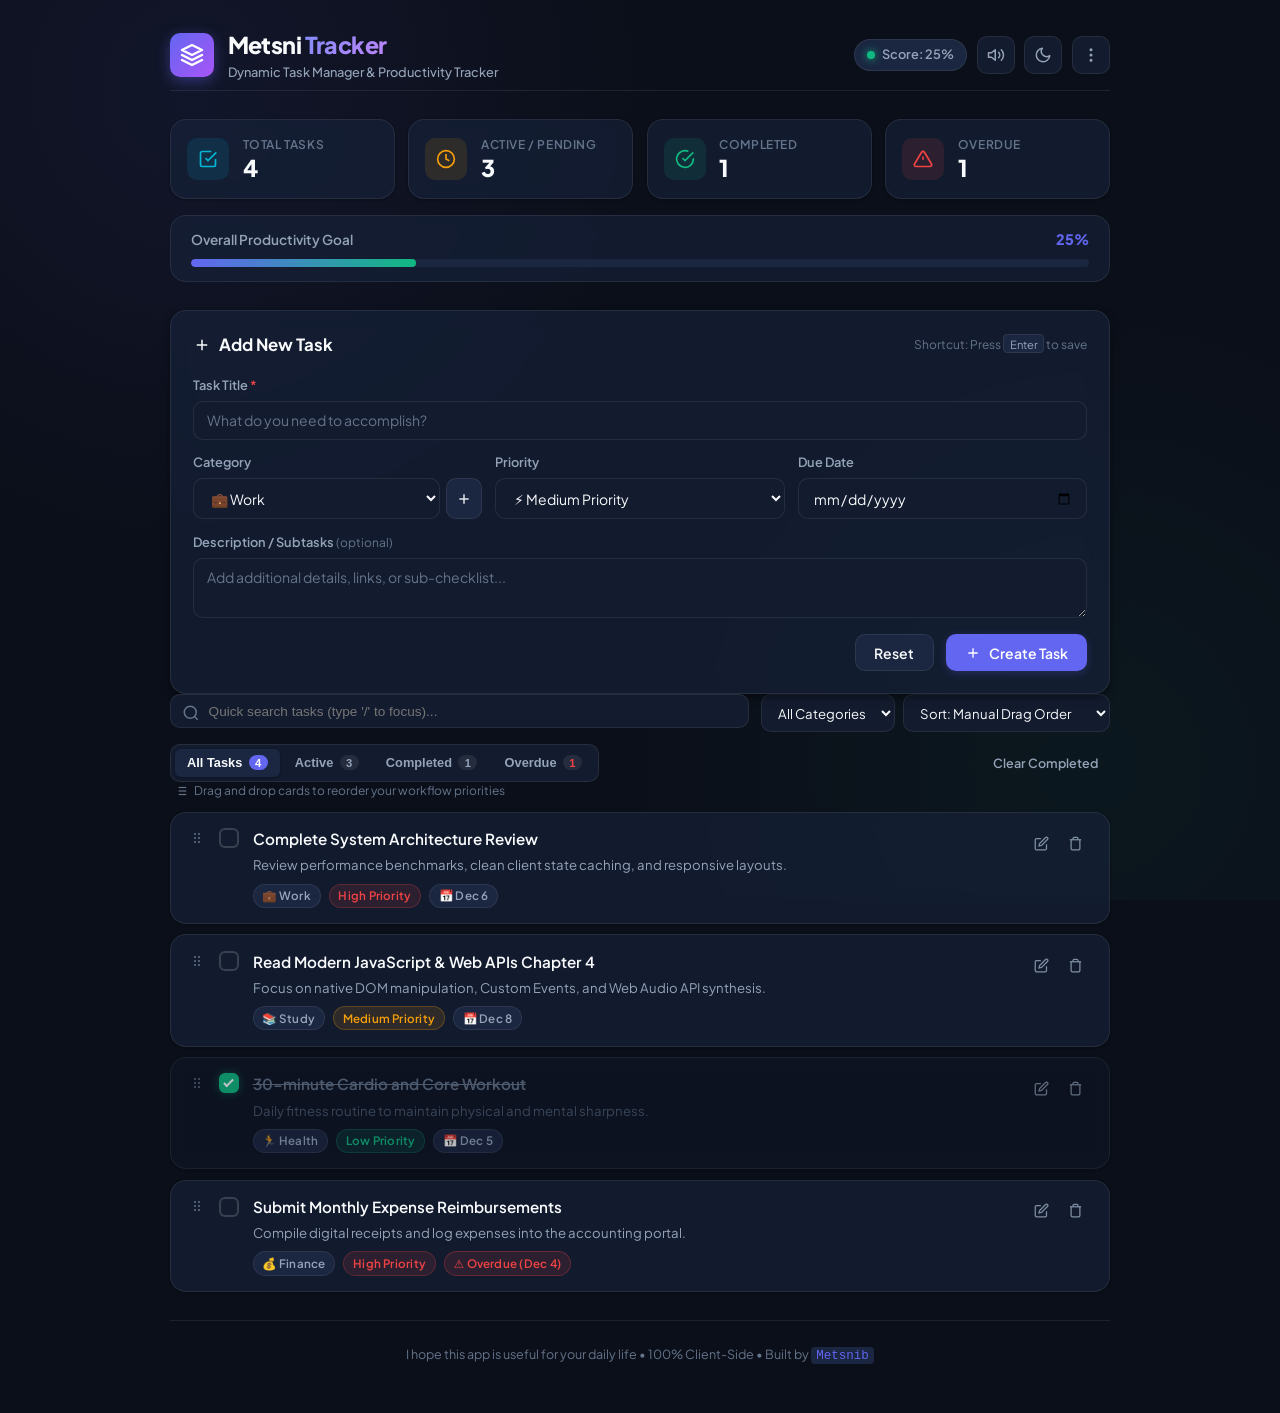
<file: task-manager/index.html>
<!DOCTYPE html>
<html lang="en" data-theme="dark">
<head>
  <meta charset="UTF-8">
  <meta name="viewport" content="width=device-width, initial-scale=1.0">
  <meta name="description" content="Dynamic Task Manager & Productivity Tracker - Zero server dependencies, instant localStorage persistence, full CRUD support.">
  <title>Metsni | Task Manager & Productivity Tracker</title>
  <link rel="stylesheet" href="css/style.css">
  <link rel="preconnect" href="https://fonts.googleapis.com">
  <link rel="preconnect" href="https://fonts.gstatic.com" crossorigin>
  <link href="https://fonts.googleapis.com/css2?family=Plus+Jakarta+Sans:wght@400;500;600;700;800&display=swap" rel="stylesheet">
</head>
<body>
  <!-- Canvas for celebration confetti -->
  <canvas id="confetti-canvas"></canvas>

  <div class="app-layout">
    <!-- Top Navigation Bar -->
    <header class="app-header">
      <div class="header-brand">
        <div class="brand-logo">
          <svg viewBox="0 0 24 24" width="24" height="24" fill="none" stroke="currentColor" stroke-width="2.5" stroke-linecap="round" stroke-linejoin="round">
            <path d="M12 2L2 7l10 5 10-5-10-5zM2 17l10 5 10-5M2 12l10 5 10-5"/>
          </svg>
        </div>
        <div>
          <h1 class="brand-title">Metsni <span>Tracker</span></h1>
          <p class="brand-subtitle">Dynamic Task Manager & Productivity Tracker</p>
        </div>
      </div>

      <div class="header-actions">
        <!-- Quick Stats Badge -->
        <div class="productivity-badge" id="productivity-badge">
          <span class="badge-dot"></span>
          <span class="badge-text" id="badge-score">Score: 0%</span>
        </div>

        <!-- Audio toggle -->
        <button id="sound-toggle-btn" class="icon-btn" title="Toggle Sound Feedback" aria-label="Toggle sound">
          <svg id="sound-on-icon" viewBox="0 0 24 24" width="18" height="18" fill="none" stroke="currentColor" stroke-width="2" stroke-linecap="round" stroke-linejoin="round">
            <polygon points="11 5 6 9 2 9 2 15 6 15 11 19 11 5"></polygon>
            <path d="M15.54 8.46a5 5 0 0 1 0 7.07"></path>
            <path d="M19.07 4.93a10 10 0 0 1 0 14.14"></path>
          </svg>
          <svg id="sound-off-icon" class="hidden" viewBox="0 0 24 24" width="18" height="18" fill="none" stroke="currentColor" stroke-width="2" stroke-linecap="round" stroke-linejoin="round">
            <polygon points="11 5 6 9 2 9 2 15 6 15 11 19 11 5"></polygon>
            <line x1="23" y1="9" x2="17" y2="15"></line>
            <line x1="17" y1="9" x2="23" y2="15"></line>
          </svg>
        </button>

        <!-- Theme toggle -->
        <button id="theme-toggle-btn" class="icon-btn" title="Toggle Theme" aria-label="Toggle theme">
          <svg id="theme-moon-icon" viewBox="0 0 24 24" width="18" height="18" fill="none" stroke="currentColor" stroke-width="2" stroke-linecap="round" stroke-linejoin="round">
            <path d="M21 12.79A9 9 0 1 1 11.21 3 7 7 0 0 0 21 12.79z"></path>
          </svg>
          <svg id="theme-sun-icon" class="hidden" viewBox="0 0 24 24" width="18" height="18" fill="none" stroke="currentColor" stroke-width="2" stroke-linecap="round" stroke-linejoin="round">
            <circle cx="12" cy="12" r="5"></circle>
            <line x1="12" y1="1" x2="12" y2="3"></line>
            <line x1="12" y1="21" x2="12" y2="23"></line>
            <line x1="4.22" y1="4.22" x2="5.64" y2="5.64"></line>
            <line x1="18.36" y1="18.36" x2="19.78" y2="19.78"></line>
            <line x1="1" y1="12" x2="3" y2="12"></line>
            <line x1="21" y1="12" x2="23" y2="12"></line>
            <line x1="4.22" y1="19.78" x2="5.64" y2="18.36"></line>
            <line x1="18.36" y1="5.64" x2="19.78" y2="4.22"></line>
          </svg>
        </button>

        <!-- Backup & Restore menu -->
        <div class="dropdown">
          <button id="data-menu-btn" class="icon-btn" title="Backup & Options" aria-label="Data options">
            <svg viewBox="0 0 24 24" width="18" height="18" fill="none" stroke="currentColor" stroke-width="2" stroke-linecap="round" stroke-linejoin="round">
              <circle cx="12" cy="12" r="1"></circle>
              <circle cx="12" cy="5" r="1"></circle>
              <circle cx="12" cy="19" r="1"></circle>
            </svg>
          </button>
          <div class="dropdown-menu" id="data-dropdown-menu">
            <button id="export-data-btn" class="dropdown-item">
              <svg viewBox="0 0 24 24" width="16" height="16" fill="none" stroke="currentColor" stroke-width="2"><path d="M21 15v4a2 2 0 0 1-2 2H5a2 2 0 0 1-2-2v-4"/><polyline points="7 10 12 15 17 10"/><line x1="12" y1="15" x2="12" y2="3"/></svg>
              Export JSON Backup
            </button>
            <label class="dropdown-item file-label">
              <svg viewBox="0 0 24 24" width="16" height="16" fill="none" stroke="currentColor" stroke-width="2"><path d="M21 15v4a2 2 0 0 1-2 2H5a2 2 0 0 1-2-2v-4"/><polyline points="17 8 12 3 7 8"/><line x1="12" y1="3" x2="12" y2="15"/></svg>
              Import JSON Backup
              <input type="file" id="import-data-input" accept=".json" style="display: none;">
            </label>
            <div class="dropdown-divider"></div>
            <button id="load-sample-btn" class="dropdown-item">
              <svg viewBox="0 0 24 24" width="16" height="16" fill="none" stroke="currentColor" stroke-width="2"><path d="M4 19.5A2.5 2.5 0 0 1 6.5 17H20"/><path d="M6.5 2H20v20H6.5A2.5 2.5 0 0 1 4 19.5v-15A2.5 2.5 0 0 1 6.5 2z"/></svg>
              Load Demo Template
            </button>
            <button id="clear-all-btn" class="dropdown-item danger">
              <svg viewBox="0 0 24 24" width="16" height="16" fill="none" stroke="currentColor" stroke-width="2"><polyline points="3 6 5 6 21 6"/><path d="M19 6v14a2 2 0 0 1-2 2H7a2 2 0 0 1-2-2V6m3 0V4a2 2 0 0 1 2-2h4a2 2 0 0 1 2 2v2"/></svg>
              Clear All Tasks
            </button>
          </div>
        </div>
      </div>
    </header>

    <!-- Productivity Dashboard Bar -->
    <section class="dashboard-section" aria-label="Productivity Analytics">
      <div class="metrics-grid">
        <div class="metric-card">
          <div class="metric-icon total">
            <svg viewBox="0 0 24 24" width="20" height="20" fill="none" stroke="currentColor" stroke-width="2"><path d="M9 11l3 3L22 4"/><path d="M21 12v7a2 2 0 0 1-2 2H5a2 2 0 0 1-2-2V5a2 2 0 0 1 2-2h11"/></svg>
          </div>
          <div class="metric-details">
            <span class="metric-label">Total Tasks</span>
            <span class="metric-value" id="stat-total">0</span>
          </div>
        </div>

        <div class="metric-card">
          <div class="metric-icon pending">
            <svg viewBox="0 0 24 24" width="20" height="20" fill="none" stroke="currentColor" stroke-width="2"><circle cx="12" cy="12" r="10"/><polyline points="12 6 12 12 16 14"/></svg>
          </div>
          <div class="metric-details">
            <span class="metric-label">Active / Pending</span>
            <span class="metric-value" id="stat-active">0</span>
          </div>
        </div>

        <div class="metric-card">
          <div class="metric-icon completed">
            <svg viewBox="0 0 24 24" width="20" height="20" fill="none" stroke="currentColor" stroke-width="2"><path d="M22 11.08V12a10 10 0 1 1-5.93-9.14"/><polyline points="22 4 12 14.01 9 11.01"/></svg>
          </div>
          <div class="metric-details">
            <span class="metric-label">Completed</span>
            <span class="metric-value" id="stat-completed">0</span>
          </div>
        </div>

        <div class="metric-card">
          <div class="metric-icon overdue">
            <svg viewBox="0 0 24 24" width="20" height="20" fill="none" stroke="currentColor" stroke-width="2"><path d="M10.29 3.86L1.82 18a2 2 0 0 0 1.71 3h16.94a2 2 0 0 0 1.71-3L13.71 3.86a2 2 0 0 0-3.42 0z"/><line x1="12" y1="9" x2="12" y2="13"/><line x1="12" y1="17" x2="12.01" y2="17"/></svg>
          </div>
          <div class="metric-details">
            <span class="metric-label">Overdue</span>
            <span class="metric-value" id="stat-overdue">0</span>
          </div>
        </div>
      </div>

      <!-- Completion Progress Bar -->
      <div class="progress-container">
        <div class="progress-info">
          <span class="progress-title">Overall Productivity Goal</span>
          <span class="progress-percent" id="progress-percent-label">0%</span>
        </div>
        <div class="progress-track" role="progressbar" aria-valuemin="0" aria-valuemax="100" aria-valuenow="0" id="progress-bar-aria">
          <div class="progress-fill" id="progress-fill" style="width: 0%;"></div>
        </div>
      </div>
    </section>

    <!-- Main Workspace Area -->
    <main class="main-content">
      <!-- Create Task Card (C in CRUD) -->
      <section class="task-form-card" aria-label="Create New Task">
        <div class="card-header-row">
          <h2 class="section-title">
            <svg viewBox="0 0 24 24" width="18" height="18" fill="none" stroke="currentColor" stroke-width="2"><line x1="12" y1="5" x2="12" y2="19"/><line x1="5" y1="12" x2="19" y2="12"/></svg>
            Add New Task
          </h2>
          <span class="form-tip">Shortcut: Press <kbd class="kbd-key">Enter</kbd> to save</span>
        </div>

        <form id="task-form" autocomplete="off">
          <div class="form-grid">
            <!-- Title -->
            <div class="form-group span-full">
              <label for="task-title-input" class="form-label">Task Title <span class="required">*</span></label>
              <input 
                type="text" 
                id="task-title-input" 
                class="form-control" 
                placeholder="What do you need to accomplish?" 
                maxlength="120"
                required
              >
            </div>

            <!-- Category -->
            <div class="form-group">
              <label for="task-category-select" class="form-label">Category</label>
              <div class="select-with-add">
                <select id="task-category-select" class="form-control">
                  <option value="Work">💼 Work</option>
                  <option value="Personal">🏡 Personal</option>
                  <option value="Study">📚 Study</option>
                  <option value="Health">🏃 Health</option>
                  <option value="Finance">💰 Finance</option>
                </select>
                <button type="button" id="add-category-btn" class="btn btn-secondary btn-icon-only" title="Create Custom Category">
                  <svg viewBox="0 0 24 24" width="16" height="16" fill="none" stroke="currentColor" stroke-width="2"><line x1="12" y1="5" x2="12" y2="19"/><line x1="5" y1="12" x2="19" y2="12"/></svg>
                </button>
              </div>
            </div>

            <!-- Priority -->
            <div class="form-group">
              <label for="task-priority-select" class="form-label">Priority</label>
              <select id="task-priority-select" class="form-control">
                <option value="Medium">⚡ Medium Priority</option>
                <option value="High">🔥 High Priority</option>
                <option value="Low">🌱 Low Priority</option>
              </select>
            </div>

            <!-- Due Date -->
            <div class="form-group">
              <label for="task-due-date-input" class="form-label">Due Date</label>
              <input type="date" id="task-due-date-input" class="form-control">
            </div>

            <!-- Description / Notes -->
            <div class="form-group span-full">
              <label for="task-desc-input" class="form-label">Description / Subtasks <span class="optional">(optional)</span></label>
              <textarea 
                id="task-desc-input" 
                class="form-control textarea" 
                rows="2" 
                placeholder="Add additional details, links, or sub-checklist..."
                maxlength="500"
              ></textarea>
            </div>
          </div>

          <div class="form-footer">
            <button type="reset" class="btn btn-secondary" id="form-reset-btn">Reset</button>
            <button type="submit" class="btn btn-primary" id="form-submit-btn">
              <svg viewBox="0 0 24 24" width="16" height="16" fill="none" stroke="currentColor" stroke-width="2"><path d="M12 5v14M5 12h14"/></svg>
              Create Task
            </button>
          </div>
        </form>
      </section>

      <!-- Task Management Toolbar (Filtering, Search, Sorting) -->
      <section class="task-controls-section" aria-label="Task Filters and Search">
        <div class="search-sort-bar">
          <!-- Search input -->
          <div class="search-input-wrapper">
            <svg class="search-icon" viewBox="0 0 24 24" width="18" height="18" fill="none" stroke="currentColor" stroke-width="2">
              <circle cx="11" cy="11" r="8"></circle>
              <line x1="21" y1="21" x2="16.65" y2="16.65"></line>
            </svg>
            <input 
              type="text" 
              id="search-input" 
              class="search-input" 
              placeholder="Quick search tasks (type '/' to focus)..." 
              aria-label="Search tasks"
            >
            <button id="clear-search-btn" class="clear-search-btn hidden" title="Clear Search">
              <svg viewBox="0 0 24 24" width="14" height="14" fill="none" stroke="currentColor" stroke-width="2"><line x1="18" y1="6" x2="6" y2="18"></line><line x1="6" y1="6" x2="18" y2="18"></line></svg>
            </button>
          </div>

          <div class="secondary-filters">
            <!-- Filter by category -->
            <div class="filter-group">
              <label for="filter-category-select" class="visually-hidden">Filter Category</label>
              <select id="filter-category-select" class="form-control select-compact">
                <option value="ALL">All Categories</option>
              </select>
            </div>

            <!-- Sort By -->
            <div class="filter-group">
              <label for="sort-select" class="visually-hidden">Sort Tasks</label>
              <select id="sort-select" class="form-control select-compact">
                <option value="custom">Sort: Manual Drag Order</option>
                <option value="due-asc">Sort: Due Date (Earliest)</option>
                <option value="due-desc">Sort: Due Date (Latest)</option>
                <option value="priority-desc">Sort: Priority (High to Low)</option>
                <option value="title-asc">Sort: Name (A-Z)</option>
                <option value="created-desc">Sort: Recently Added</option>
              </select>
            </div>
          </div>
        </div>

        <!-- Status Filter Tabs -->
        <div class="status-tabs-container">
          <div class="tabs-list" role="tablist">
            <button class="tab-btn active" data-filter="all" role="tab" aria-selected="true">
              All Tasks <span class="tab-count" id="count-all">0</span>
            </button>
            <button class="tab-btn" data-filter="active" role="tab" aria-selected="false">
              Active <span class="tab-count" id="count-active">0</span>
            </button>
            <button class="tab-btn" data-filter="completed" role="tab" aria-selected="false">
              Completed <span class="tab-count" id="count-completed">0</span>
            </button>
            <button class="tab-btn" data-filter="overdue" role="tab" aria-selected="false">
              Overdue <span class="tab-count count-danger" id="count-overdue">0</span>
            </button>
          </div>

          <!-- Batch Action -->
          <div class="batch-actions">
            <button id="clear-completed-btn" class="btn btn-ghost btn-sm" title="Remove all completed tasks">
              Clear Completed
            </button>
          </div>
        </div>
      </section>

      <!-- Task List Container (R in CRUD) -->
      <section class="task-list-section" aria-label="Task List">
        <!-- Reorder instruction banner -->
        <div class="reorder-hint" id="reorder-hint">
          <svg viewBox="0 0 24 24" width="14" height="14" fill="none" stroke="currentColor" stroke-width="2"><line x1="8" y1="6" x2="21" y2="6"/><line x1="8" y1="12" x2="21" y2="12"/><line x1="8" y1="18" x2="21" y2="18"/><line x1="3" y1="6" x2="3.01" y2="6"/><line x1="3" y1="12" x2="3.01" y2="12"/><line x1="3" y1="18" x2="3.01" y2="18"/></svg>
          <span>Drag and drop cards to reorder your workflow priorities</span>
        </div>

        <ul class="task-list" id="task-list">
          <!-- Dynamically populated via JS -->
        </ul>

        <!-- Empty State UI -->
        <div class="empty-state hidden" id="empty-state">
          <div class="empty-icon-wrapper">
            <svg viewBox="0 0 24 24" width="48" height="48" fill="none" stroke="currentColor" stroke-width="1.5">
              <circle cx="12" cy="12" r="10"></circle>
              <path d="M8 12l2.5 2.5L16 9"></path>
            </svg>
          </div>
          <h3 class="empty-title" id="empty-title">Zero Tasks Found</h3>
          <p class="empty-desc" id="empty-desc">Your queue is clear! Create a task above or adjust your search filters.</p>
        </div>
      </section>
    </main>

    <!-- Footer -->
    <footer class="app-footer">
      <p>I hope this app is useful for your daily life • 100% Client-Side • Built by <code>Metsnib</code></p>
    </footer>
  </div>

  <!-- Edit Task Modal (U in CRUD) -->
  <div class="modal-overlay hidden" id="edit-modal-overlay" role="dialog" aria-modal="true" aria-labelledby="modal-title">
    <div class="modal-card">
      <div class="modal-header">
        <h3 id="modal-title" class="modal-title">Edit Task</h3>
        <button id="close-modal-btn" class="icon-btn" aria-label="Close modal">
          <svg viewBox="0 0 24 24" width="18" height="18" fill="none" stroke="currentColor" stroke-width="2"><line x1="18" y1="6" x2="6" y2="18"></line><line x1="6" y1="6" x2="18" y2="18"></line></svg>
        </button>
      </div>

      <form id="edit-task-form">
        <input type="hidden" id="edit-task-id">

        <div class="modal-body">
          <div class="form-group">
            <label for="edit-title-input" class="form-label">Task Title <span class="required">*</span></label>
            <input type="text" id="edit-title-input" class="form-control" required maxlength="120">
          </div>

          <div class="modal-grid-2">
            <div class="form-group">
              <label for="edit-category-select" class="form-label">Category</label>
              <select id="edit-category-select" class="form-control"></select>
            </div>

            <div class="form-group">
              <label for="edit-priority-select" class="form-label">Priority</label>
              <select id="edit-priority-select" class="form-control">
                <option value="Low">🌱 Low</option>
                <option value="Medium">⚡ Medium</option>
                <option value="High">🔥 High</option>
              </select>
            </div>
          </div>

          <div class="form-group">
            <label for="edit-due-date-input" class="form-label">Due Date</label>
            <input type="date" id="edit-due-date-input" class="form-control">
          </div>

          <div class="form-group">
            <label for="edit-desc-input" class="form-label">Description / Notes</label>
            <textarea id="edit-desc-input" class="form-control textarea" rows="3" maxlength="500"></textarea>
          </div>

          <div class="form-group">
            <label class="checkbox-container">
              <input type="checkbox" id="edit-completed-input">
              <span class="custom-checkbox"></span>
              <span class="checkbox-label">Mark as completed</span>
            </label>
          </div>
        </div>

        <div class="modal-footer">
          <button type="button" class="btn btn-secondary" id="cancel-edit-btn">Cancel</button>
          <button type="submit" class="btn btn-primary">Save Changes</button>
        </div>
      </form>
    </div>
  </div>

  <!-- Custom Category Modal -->
  <div class="modal-overlay hidden" id="category-modal-overlay" role="dialog" aria-modal="true" aria-labelledby="cat-modal-title">
    <div class="modal-card modal-sm">
      <div class="modal-header">
        <h3 id="cat-modal-title" class="modal-title">New Custom Category</h3>
        <button id="close-cat-modal-btn" class="icon-btn" aria-label="Close modal">
          <svg viewBox="0 0 24 24" width="18" height="18" fill="none" stroke="currentColor" stroke-width="2"><line x1="18" y1="6" x2="6" y2="18"></line><line x1="6" y1="6" x2="18" y2="18"></line></svg>
        </button>
      </div>
      <form id="custom-category-form">
        <div class="modal-body">
          <div class="form-group">
            <label for="custom-cat-input" class="form-label">Category Name</label>
            <input type="text" id="custom-cat-input" class="form-control" placeholder="e.g. Fitness, Project X, Reading" maxlength="24" required>
          </div>
          <div class="form-group">
            <label for="custom-cat-emoji" class="form-label">Icon / Emoji</label>
            <input type="text" id="custom-cat-emoji" class="form-control" placeholder="e.g. 🎯, 🚀, 💻" maxlength="4" value="🏷️">
          </div>
        </div>
        <div class="modal-footer">
          <button type="button" class="btn btn-secondary" id="cancel-cat-btn">Cancel</button>
          <button type="submit" class="btn btn-primary">Add Category</button>
        </div>
      </form>
    </div>
  </div>

  <!-- Toast Notification Container (Undo support for D in CRUD) -->
  <div id="toast-container" class="toast-container" aria-live="polite"></div>

  <!-- Scripts -->
  <script src="js/app.js"></script>
</body>
</html>
</file>
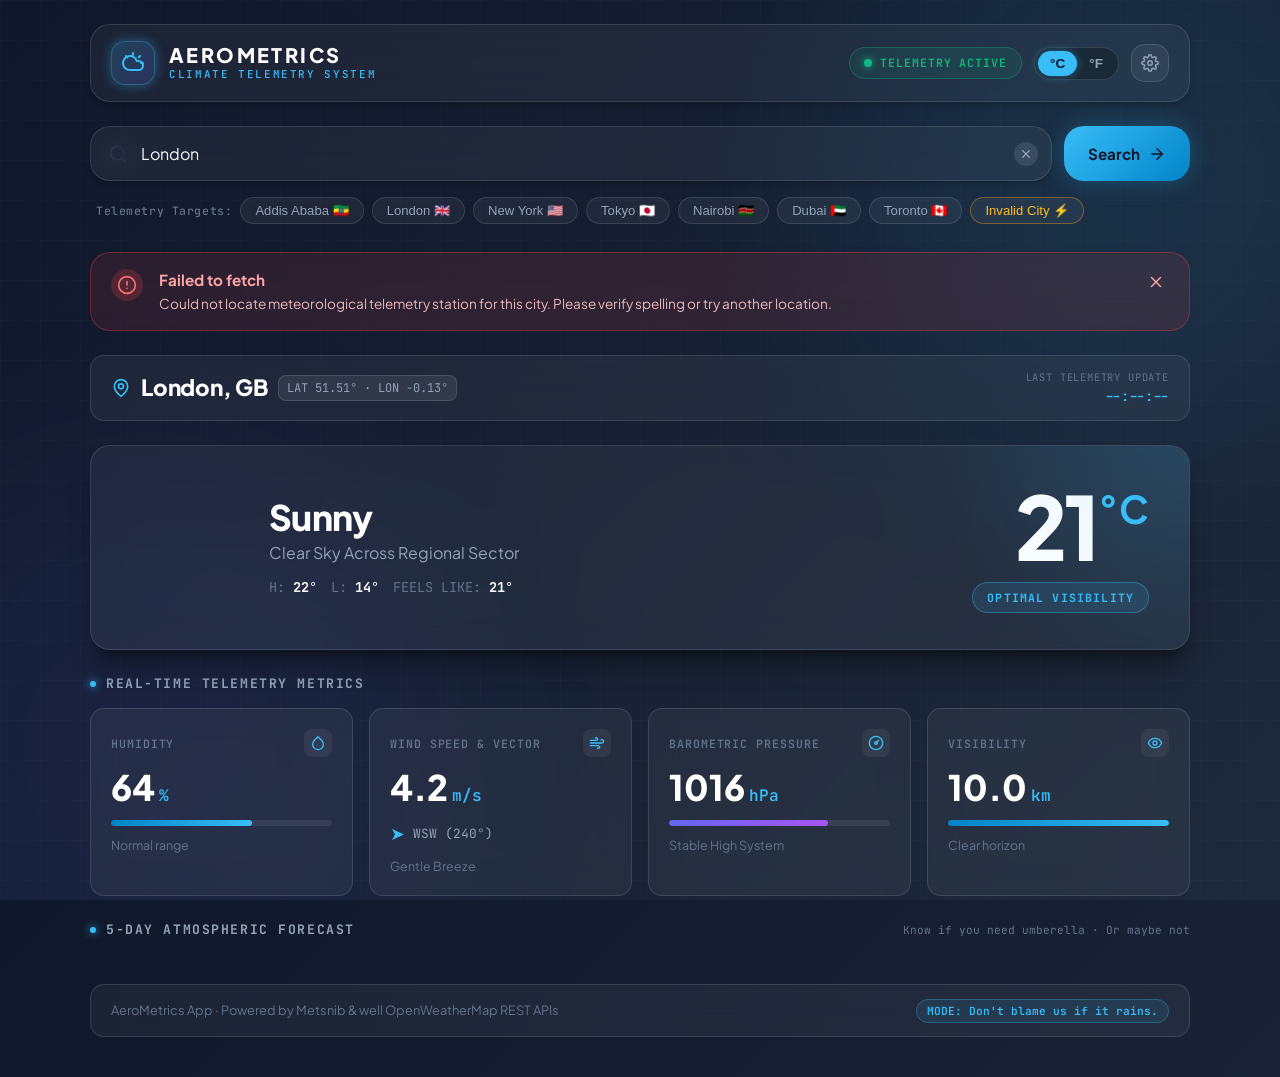
<file: weather-telemetry-app/index.html>
<!DOCTYPE html>
<html lang="en">
<head>
  <meta charset="UTF-8">
  <meta name="viewport" content="width=device-width, initial-scale=1.0">
  <title>AeroMetrics | Real-Time Climate Telemetry & Weather Forecast</title>
  <meta name="description" content="Real-time global weather forecast and atmospheric climate telemetry platform.">
  <link rel="preconnect" href="https://fonts.googleapis.com">
  <link rel="preconnect" href="https://fonts.gstatic.com" crossorigin>
  <link href="https://fonts.googleapis.com/css2?family=Plus+Jakarta+Sans:wght@300;400;500;600;700;800&family=JetBrains+Mono:wght@400;500;600&display=swap" rel="stylesheet">
  <link rel="stylesheet" href="style.css">
</head>
<body>
  <div class="app-background-fx" aria-hidden="true">
    <div class="ambient-glow glow-1"></div>
    <div class="ambient-glow glow-2"></div>
    <div class="grid-overlay"></div>
  </div>

  <div class="app-container">
    <!-- Header & Brand -->
    <header class="app-header">
      <div class="brand">
        <div class="brand-icon">
          <svg viewBox="0 0 24 24" fill="none" stroke="currentColor" stroke-width="2" stroke-linecap="round" stroke-linejoin="round">
            <path d="M17.5 19H9a7 7 0 1 1 6.71-9h1.79a4.5 4.5 0 1 1 0 9Z"></path>
            <path d="M12 2v2"></path>
            <path d="m4.93 4.93 1.41 1.41"></path>
            <path d="M20 12h2"></path>
            <path d="m19.07 4.93-1.41 1.41"></path>
          </svg>
        </div>
        <div class="brand-text">
          <div class="brand-title">AEROMETRICS</div>
          <div class="brand-subtitle">CLIMATE TELEMETRY SYSTEM</div>
        </div>
      </div>

      <div class="header-controls">
        <!-- Live Telemetry Status Pill -->
        <div class="telemetry-pill" id="telemetryPill">
          <span class="pulse-dot"></span>
          <span id="telemetryStatusText">TELEMETRY ACTIVE</span>
        </div>

        <!-- Temperature Unit Toggle -->
        <div class="unit-toggle" role="group" aria-label="Temperature Units">
          <button type="button" class="unit-btn active" id="unitCelsiusBtn" title="Metric (°C, m/s)">°C</button>
          <button type="button" class="unit-btn" id="unitFahrenheitBtn" title="Imperial (°F, mph)">°F</button>
        </div>

        <!-- API Key Config Button -->
        <button type="button" class="btn-icon" id="openSettingsBtn" title="API Key Settings" aria-label="API Settings">
          <svg viewBox="0 0 24 24" fill="none" stroke="currentColor" stroke-width="2" stroke-linecap="round" stroke-linejoin="round">
            <circle cx="12" cy="12" r="3"></circle>
            <path d="M19.4 15a1.65 1.65 0 0 0 .33 1.82l.06.06a2 2 0 0 1 0 2.83 2 2 0 0 1-2.83 0l-.06-.06a1.65 1.65 0 0 0-1.82-.33 1.65 1.65 0 0 0-1 1.51V21a2 2 0 0 1-2 2 2 2 0 0 1-2-2v-.09A1.65 1.65 0 0 0 9 19.4a1.65 1.65 0 0 0-1.82.33l-.06.06a2 2 0 0 1-2.83 0 2 2 0 0 1 0-2.83l.06-.06a1.65 1.65 0 0 0 .33-1.82 1.65 1.65 0 0 0-1.51-1H3a2 2 0 0 1-2-2 2 2 0 0 1 2-2h.09A1.65 1.65 0 0 0 4.6 9a1.65 1.65 0 0 0-.33-1.82l-.06-.06a2 2 0 0 1 0-2.83 2 2 0 0 1 2.83 0l.06.06a1.65 1.65 0 0 0 1.82.33H9a1.65 1.65 0 0 0 1-1.51V3a2 2 0 0 1 2-2 2 2 0 0 1 2 2v.09a1.65 1.65 0 0 0 1 1.51 1.65 1.65 0 0 0 1.82-.33l.06-.06a2 2 0 0 1 2.83 0 2 2 0 0 1 0 2.83l-.06.06a1.65 1.65 0 0 0-.33 1.82V9a1.65 1.65 0 0 0 1.51 1H21a2 2 0 0 1 2 2 2 2 0 0 1-2 2h-.09a1.65 1.65 0 0 0-1.51 1z"></path>
          </svg>
        </button>
      </div>
    </header>

    <!-- Search Section -->
    <section class="search-section" aria-label="City Search">
      <form id="searchForm" class="search-form" autocomplete="off">
        <div class="search-input-wrapper">
          <svg class="search-icon" viewBox="0 0 24 24" fill="none" stroke="currentColor" stroke-width="2" stroke-linecap="round" stroke-linejoin="round">
            <circle cx="11" cy="11" r="8"></circle>
            <path d="m21 21-4.3-4.3"></path>
          </svg>
          <input 
            type="text" 
            id="cityInput" 
            class="city-input" 
            placeholder="Search any global city (e.g. Addis Ababa, London, Tokyo, New York, Dubai)..." 
            aria-label="City name"
            required
          >
          <button type="button" id="clearSearchBtn" class="clear-btn" aria-label="Clear search input" style="display: none;">
            <svg viewBox="0 0 24 24" fill="none" stroke="currentColor" stroke-width="2" stroke-linecap="round" stroke-linejoin="round">
              <path d="M18 6 6 18"></path>
              <path d="m6 6 12 12"></path>
            </svg>
          </button>

          <!-- Autocomplete Suggestions Dropdown -->
          <div id="searchSuggestions" class="search-suggestions" style="display: none;"></div>
        </div>
        <button type="submit" id="searchBtn" class="submit-search-btn">
          <span>Search</span>
          <svg viewBox="0 0 24 24" fill="none" stroke="currentColor" stroke-width="2" stroke-linecap="round" stroke-linejoin="round">
            <path d="M5 12h14"></path>
            <path d="m12 5 7 7-7 7"></path>
          </svg>
        </button>
      </form>

      <!-- Quick Select Chips for easy testing -->
      <div class="quick-cities" aria-label="Popular Cities">
        <span class="quick-label">Telemetry Targets:</span>
        <button type="button" class="city-chip" data-city="Addis Ababa">Addis Ababa 🇪🇹</button>
        <button type="button" class="city-chip" data-city="London">London 🇬🇧</button>
        <button type="button" class="city-chip" data-city="New York">New York 🇺🇸</button>
        <button type="button" class="city-chip" data-city="Tokyo">Tokyo 🇯🇵</button>
        <button type="button" class="city-chip" data-city="Nairobi">Nairobi 🇰🇪</button>
        <button type="button" class="city-chip" data-city="Dubai">Dubai 🇦🇪</button>
        <button type="button" class="city-chip" data-city="Toronto">Toronto 🇨🇦</button>
        <button type="button" class="city-chip chip-test" data-city="Atlantis City 99" title="Test error handling for non-existent city">Invalid City ⚡</button>
      </div>

      <!-- Disambiguation Panel for Cities with Identical Names -->
      <div id="disambiguationPanel" class="disambiguation-panel" style="display: none;" role="region" aria-label="Location Selection">
        <div class="disambiguation-header">
          <div class="disambiguation-title-wrap">
            <svg viewBox="0 0 24 24" fill="none" stroke="currentColor" stroke-width="2" stroke-linecap="round" stroke-linejoin="round">
              <circle cx="12" cy="12" r="10"></circle>
              <line x1="12" y1="16" x2="12" y2="12"></line>
              <line x1="12" y1="8" x2="12.01" y2="8"></line>
            </svg>
            <span id="disambiguationHeading">Multiple locations found. Please select your target city:</span>
          </div>
          <button type="button" id="closeDisambiguationBtn" class="close-disambiguation-btn" aria-label="Close location selector">✕</button>
        </div>
        <div id="disambiguationList" class="disambiguation-list">
          <!-- Dynamically populated location cards -->
        </div>
      </div>
    </section>

    <!-- Error Banner (Requirements: Friendly error message for fake city) -->
    <div id="errorBanner" class="error-banner" role="alert" style="display: none;">
      <div class="error-icon">
        <svg viewBox="0 0 24 24" fill="none" stroke="currentColor" stroke-width="2" stroke-linecap="round" stroke-linejoin="round">
          <circle cx="12" cy="12" r="10"></circle>
          <line x1="12" y1="8" x2="12" y2="12"></line>
          <line x1="12" y1="16" x2="12.01" y2="16"></line>
        </svg>
      </div>
      <div class="error-content">
        <h3 id="errorHeading">City not found. Please try again.</h3>
        <p id="errorMessage">Could not locate meteorological telemetry station for this city. Please verify spelling or try another location.</p>
      </div>
      <button type="button" id="dismissErrorBtn" class="dismiss-error-btn" aria-label="Dismiss error">
        <svg viewBox="0 0 24 24" fill="none" stroke="currentColor" stroke-width="2" stroke-linecap="round" stroke-linejoin="round">
          <line x1="18" y1="6" x2="6" y2="18"></line>
          <line x1="6" y1="6" x2="18" y2="18"></line>
        </svg>
      </button>
    </div>

    <!-- Loading State (Requirements: Spinner or Loading... text) -->
    <div id="loadingState" class="loading-state" role="status" style="display: none;">
      <div class="radar-spinner">
        <div class="radar-sweep"></div>
        <div class="radar-dot dot-1"></div>
        <div class="radar-dot dot-2"></div>
        <div class="radar-ring ring-1"></div>
        <div class="radar-ring ring-2"></div>
      </div>
      <p class="loading-text" id="loadingText">Acquiring atmospheric telemetry data...</p>
      <span class="loading-sub">Connecting to satellite sensors & meteorological nodes</span>
    </div>

    <!-- Main Weather Dashboard Content -->
    <main id="weatherDashboard" class="weather-dashboard">
      <!-- Location & Telemetry Timestamp Bar -->
      <div class="telemetry-bar">
        <div class="location-group">
          <svg class="loc-pin" viewBox="0 0 24 24" fill="none" stroke="currentColor" stroke-width="2" stroke-linecap="round" stroke-linejoin="round">
            <path d="M20 10c0 6-8 12-8 12s-8-6-8-12a8 8 0 0 1 16 0Z"></path>
            <circle cx="12" cy="10" r="3"></circle>
          </svg>
          <h1 id="cityName" class="city-name">London, GB</h1>
          <span id="coordinatesBadge" class="coordinates-badge">LAT 51.51° · LON -0.13°</span>
        </div>
        <div class="timestamp-group">
          <span class="meta-label">LAST TELEMETRY UPDATE</span>
          <span id="localTime" class="meta-value">--:--:--</span>
        </div>
      </div>

      <!-- Hero Section: Dynamic Icon + Current Temperature & Weather Condition -->
      <section class="main-weather-section" aria-label="Current Weather Conditions">
        <div class="hero-left">
          <div class="hero-icon-container" id="weatherIconContainer">
            <!-- Dynamic Weather Icon will be injected here -->
          </div>
          <div class="hero-condition-details">
            <div id="weatherCondition" class="weather-condition">Sunny</div>
            <div id="weatherDescription" class="weather-description">Clear sky across regional sector</div>
            <div class="temp-range">
              <span>H: <strong id="tempMax">22°</strong></span>
              <span>L: <strong id="tempMin">14°</strong></span>
              <span>FEELS LIKE: <strong id="feelsLike">21°</strong></span>
            </div>
          </div>
        </div>

        <div class="hero-right">
          <div class="current-temp-wrapper">
            <div id="currentTemp" class="current-temp">21</div>
            <div class="temp-unit-symbol" id="tempUnitDisplay">°C</div>
          </div>
          <div class="weather-badge" id="conditionBadge">OPTIMAL VISIBILITY</div>
        </div>
      </section>

      <!-- Key Climate Telemetry Metrics Grid -->
      <section class="metrics-section" aria-label="Atmospheric Metrics">
        <h2 class="section-heading">
          <span class="heading-pip"></span>
          REAL-TIME TELEMETRY METRICS
        </h2>
        
        <div class="metrics-grid">
          <!-- Metric 1: Humidity -->
          <div class="metric-card">
            <div class="metric-header">
              <span class="metric-title">HUMIDITY</span>
              <div class="metric-icon">
                <svg viewBox="0 0 24 24" fill="none" stroke="currentColor" stroke-width="2" stroke-linecap="round" stroke-linejoin="round">
                  <path d="M12 2.69l5.66 5.66a8 8 0 1 1-11.31 0z"></path>
                </svg>
              </div>
            </div>
            <div class="metric-value-row">
              <span class="metric-value" id="humidityValue">64</span>
              <span class="metric-unit">%</span>
            </div>
            <div class="metric-bar-track">
              <div class="metric-bar-fill" id="humidityBar" style="width: 64%;"></div>
            </div>
            <div class="metric-footer" id="humidityStatus">Normal range</div>
          </div>

          <!-- Metric 2: Wind Speed & Direction -->
          <div class="metric-card">
            <div class="metric-header">
              <span class="metric-title">WIND SPEED & VECTOR</span>
              <div class="metric-icon">
                <svg viewBox="0 0 24 24" fill="none" stroke="currentColor" stroke-width="2" stroke-linecap="round" stroke-linejoin="round">
                  <path d="M17.7 7.7a2.5 2.5 0 1 1 1.8 4.3H2"></path>
                  <path d="M9.6 4.6A2 2 0 1 1 11 8H2"></path>
                  <path d="M12.6 19.4A2 2 0 1 0 14 16H2"></path>
                </svg>
              </div>
            </div>
            <div class="metric-value-row">
              <span class="metric-value" id="windSpeedValue">4.2</span>
              <span class="metric-unit" id="windSpeedUnit">m/s</span>
            </div>
            <div class="wind-vector-row">
              <span class="compass-arrow" id="windArrow">➤</span>
              <span class="wind-direction-text" id="windDirectionText">WSW (240°)</span>
            </div>
            <div class="metric-footer" id="windStatus">Gentle Breeze</div>
          </div>

          <!-- Metric 3: Atmospheric Pressure -->
          <div class="metric-card">
            <div class="metric-header">
              <span class="metric-title">BAROMETRIC PRESSURE</span>
              <div class="metric-icon">
                <svg viewBox="0 0 24 24" fill="none" stroke="currentColor" stroke-width="2" stroke-linecap="round" stroke-linejoin="round">
                  <circle cx="12" cy="12" r="10"></circle>
                  <path d="m16.2 7.8-4.2 4.2"></path>
                  <circle cx="12" cy="12" r="2"></circle>
                </svg>
              </div>
            </div>
            <div class="metric-value-row">
              <span class="metric-value" id="pressureValue">1016</span>
              <span class="metric-unit">hPa</span>
            </div>
            <div class="metric-bar-track">
              <div class="metric-bar-fill pressure-fill" id="pressureBar" style="width: 72%;"></div>
            </div>
            <div class="metric-footer" id="pressureStatus">Stable High System</div>
          </div>

          <!-- Metric 4: Visibility & Atmosphere -->
          <div class="metric-card">
            <div class="metric-header">
              <span class="metric-title">VISIBILITY</span>
              <div class="metric-icon">
                <svg viewBox="0 0 24 24" fill="none" stroke="currentColor" stroke-width="2" stroke-linecap="round" stroke-linejoin="round">
                  <path d="M2 12s3-7 10-7 10 7 10 7-3 7-10 7-10-7-10-7Z"></path>
                  <circle cx="12" cy="12" r="3"></circle>
                </svg>
              </div>
            </div>
            <div class="metric-value-row">
              <span class="metric-value" id="visibilityValue">10.0</span>
              <span class="metric-unit" id="visibilityUnit">km</span>
            </div>
            <div class="metric-bar-track">
              <div class="metric-bar-fill" id="visibilityBar" style="width: 100%;"></div>
            </div>
            <div class="metric-footer" id="visibilityStatus">Clear horizon</div>
          </div>
        </div>
      </section>

      <!-- 5-Day Forecast Section (Requirements: Array.map() + CSS Flexbox row) -->
      <section class="forecast-section" aria-label="5-Day Weather Forecast">
        <div class="section-header-row">
          <h2 class="section-heading">
            <span class="heading-pip"></span>
            5-DAY ATMOSPHERIC FORECAST
          </h2>
          <span class="section-sub">Know if you need umberella · Or maybe not</span>
        </div>

        <!-- This container uses CSS Flexbox row to layout 5 forecast cards -->
        <div class="forecast-row" id="forecastRow">
          <!-- Dynamic 5-day forecast cards will be injected here via Array.map() -->
        </div>
      </section>
    </main>

    <!-- Footer -->
    <footer class="app-footer">
      <div class="footer-left">
        <span>AeroMetrics App · Powered by  Metsnib &amp; well OpenWeatherMap REST APIs</span>
      </div>
      <div class="footer-right">
        <span id="apiStatusTag" class="status-badge api-live">MODE: Don't blame us if it rains.</span>
      </div>
    </footer>
  </div>

  <!-- Settings Modal (API Key & Provider configuration) -->
  <div id="settingsModal" class="modal-overlay" style="display: none;" role="dialog" aria-modal="true" aria-labelledby="settingsModalTitle">
    <div class="modal-card">
      <div class="modal-header">
        <h3 id="settingsModalTitle" class="modal-title">API Key & Telemetry Provider Configuration</h3>
        <button type="button" id="closeSettingsBtn" class="close-modal-btn" aria-label="Close settings">
          <svg viewBox="0 0 24 24" fill="none" stroke="currentColor" stroke-width="2" stroke-linecap="round" stroke-linejoin="round">
            <line x1="18" y1="6" x2="6" y2="18"></line>
            <line x1="6" y1="6" x2="18" y2="18"></line>
          </svg>
        </button>
      </div>

      <div class="modal-body">
        <p class="modal-description">
          AeroMetrics operates with <strong>real-time global REST APIs</strong>. You can use the high-precision <strong>Open-Meteo Satellite Feed</strong> (free, keyless, global coverage) or connect your personal <strong>OpenWeatherMap API Key</strong>.
        </p>

        <!-- Provider Selection -->
        <div class="form-group">
          <label for="providerSelect" class="form-label">Active Meteorological Provider</label>
          <select id="providerSelect" class="form-input provider-select">
            <option value="open-meteo" selected>🛰️ Open-Meteo (Real-Time Live Worldwide · No Key Needed)</option>
            <option value="openweathermap">🌐 OpenWeatherMap (Custom API Key)</option>
          </select>
          <span class="form-help">
            Open-Meteo provides immediate real-time satellite data for every global city without rate limits or API key activation delays.
          </span>
        </div>

        <div class="form-group" id="openWeatherKeyGroup">
          <label for="apiKeyInput" class="form-label">OpenWeatherMap API Key</label>
          <div class="input-with-button">
            <input 
              type="text" 
              id="apiKeyInput" 
              class="form-input" 
              placeholder="e.g. b6907d289e10d714a6e88b30761fae22" 
              autocomplete="off"
            >
          </div>
          <span class="form-help">
            Keys are saved in your browser's local <code>localStorage</code> and never sent to external servers.
          </span>
        </div>

        <div class="demo-mode-box">
          <div class="demo-box-icon">⚡</div>
          <div class="demo-box-text">
            <strong>Global Coverage Verified:</strong>
            <p>Every city worldwide (including Addis Ababa, London, Tokyo, New York, Nairobi, Dubai, Toronto) resolves with live meteorological telemetry, dynamic 5-day forecasts, and atmospheric vectors.</p>
          </div>
        </div>
      </div>

      <div class="modal-footer">
        <button type="button" id="useOpenMeteoBtn" class="btn btn-secondary">Use Open-Meteo (Keyless)</button>
        <button type="button" id="saveApiKeyBtn" class="btn btn-primary">Save Provider & Reload</button>
      </div>
    </div>
  </div>

  <script src="app.js"></script>
</body>
</html>
</file>
<file: task-manager/css/style.css>
/* ==========================================================================
   Zenith Task Manager & Productivity Tracker Stylesheet
   Modern, zero-dependency CSS3 with CSS Custom Properties & Transitions
   ========================================================================== */

:root {
  /* Dark Theme Palette (Default) */
  --bg-primary: #0b0f19;
  --bg-secondary: #131b2e;
  --bg-tertiary: #1b2640;
  --bg-card: rgba(22, 33, 56, 0.7);
  --bg-card-hover: rgba(30, 44, 73, 0.85);
  
  --border-color: rgba(255, 255, 255, 0.08);
  --border-focus: #6366f1;
  --border-hover: rgba(255, 255, 255, 0.16);

  --text-primary: #f8fafc;
  --text-secondary: #94a3b8;
  --text-muted: #64748b;
  --text-inverse: #0f172a;

  /* Accent & Status Colors */
  --accent-primary: #6366f1;
  --accent-primary-hover: #4f46e5;
  --accent-glow: rgba(99, 102, 241, 0.25);
  
  --color-success: #10b981;
  --color-success-bg: rgba(16, 185, 129, 0.12);
  --color-warning: #f59e0b;
  --color-warning-bg: rgba(245, 158, 11, 0.12);
  --color-danger: #ef4444;
  --color-danger-bg: rgba(239, 68, 68, 0.12);
  --color-info: #06b6d4;
  --color-info-bg: rgba(6, 182, 212, 0.12);

  /* Shadows */
  --shadow-sm: 0 1px 3px rgba(0, 0, 0, 0.3);
  --shadow-md: 0 4px 12px -2px rgba(0, 0, 0, 0.4), 0 2px 6px -1px rgba(0, 0, 0, 0.3);
  --shadow-lg: 0 10px 25px -5px rgba(0, 0, 0, 0.5), 0 8px 10px -6px rgba(0, 0, 0, 0.4);
  --shadow-glow: 0 0 20px var(--accent-glow);

  /* Radius */
  --radius-sm: 6px;
  --radius-md: 10px;
  --radius-lg: 16px;
  --radius-full: 9999px;

  /* Transitions */
  --transition-fast: 0.15s cubic-bezier(0.4, 0, 0.2, 1);
  --transition-normal: 0.25s cubic-bezier(0.4, 0, 0.2, 1);
  --transition-slow: 0.4s cubic-bezier(0.4, 0, 0.2, 1);
}

[data-theme="light"] {
  --bg-primary: #f8fafc;
  --bg-secondary: #ffffff;
  --bg-tertiary: #f1f5f9;
  --bg-card: #ffffff;
  --bg-card-hover: #f8fafc;
  
  --border-color: #e2e8f0;
  --border-focus: #4f46e5;
  --border-hover: #cbd5e1;

  --text-primary: #0f172a;
  --text-secondary: #475569;
  --text-muted: #94a3b8;
  --text-inverse: #ffffff;

  --accent-primary: #4f46e5;
  --accent-primary-hover: #4338ca;
  --accent-glow: rgba(79, 70, 229, 0.15);

  --shadow-sm: 0 1px 2px rgba(0, 0, 0, 0.05);
  --shadow-md: 0 4px 6px -1px rgba(0, 0, 0, 0.07), 0 2px 4px -2px rgba(0, 0, 0, 0.05);
  --shadow-lg: 0 10px 15px -3px rgba(0, 0, 0, 0.08), 0 4px 6px -4px rgba(0, 0, 0, 0.04);
}

/* ==========================================================================
   Base & Reset
   ========================================================================== */
*, *::before, *::after {
  box-sizing: border-box;
  margin: 0;
  padding: 0;
}

body {
  font-family: 'Plus Jakarta Sans', system-ui, -apple-system, BlinkMacSystemFont, "Segoe UI", Roboto, sans-serif;
  background-color: var(--bg-primary);
  color: var(--text-primary);
  min-height: 100vh;
  line-height: 1.5;
  -webkit-font-smoothing: antialiased;
  -moz-osx-font-smoothing: grayscale;
  background-image: 
    radial-gradient(circle at 15% 10%, rgba(99, 102, 241, 0.08) 0%, transparent 35%),
    radial-gradient(circle at 85% 85%, rgba(16, 185, 129, 0.05) 0%, transparent 35%);
  background-attachment: fixed;
  overflow-x: hidden;
}

#confetti-canvas {
  position: fixed;
  top: 0;
  left: 0;
  width: 100vw;
  height: 100vh;
  pointer-events: none;
  z-index: 9999;
}

/* ==========================================================================
   Layout Containers
   ========================================================================== */
.app-layout {
  max-width: 980px;
  margin: 0 auto;
  padding: 1.75rem 1.25rem 3rem;
  display: flex;
  flex-direction: column;
  gap: 1.75rem;
}

/* Header */
.app-header {
  display: flex;
  justify-content: space-between;
  align-items: center;
  gap: 1rem;
  padding-bottom: 0.5rem;
  border-bottom: 1px solid var(--border-color);
}

.header-brand {
  display: flex;
  align-items: center;
  gap: 0.85rem;
}

.brand-logo {
  width: 44px;
  height: 44px;
  border-radius: var(--radius-md);
  background: linear-gradient(135deg, #6366f1 0%, #a855f7 100%);
  display: flex;
  align-items: center;
  justify-content: center;
  color: #fff;
  box-shadow: 0 4px 14px rgba(99, 102, 241, 0.4);
}

.brand-title {
  font-size: 1.45rem;
  font-weight: 800;
  letter-spacing: -0.025em;
  color: var(--text-primary);
}

.brand-title span {
  background: linear-gradient(135deg, #818cf8 0%, #c084fc 100%);
  -webkit-background-clip: text;
  -webkit-text-fill-color: transparent;
}

.brand-subtitle {
  font-size: 0.8rem;
  color: var(--text-secondary);
  font-weight: 500;
}

.header-actions {
  display: flex;
  align-items: center;
  gap: 0.6rem;
}

.productivity-badge {
  display: flex;
  align-items: center;
  gap: 0.45rem;
  padding: 0.35rem 0.75rem;
  background: var(--bg-tertiary);
  border: 1px solid var(--border-color);
  border-radius: var(--radius-full);
  font-size: 0.8rem;
  font-weight: 600;
  color: var(--text-secondary);
}

.badge-dot {
  width: 8px;
  height: 8px;
  border-radius: 50%;
  background-color: var(--color-success);
  box-shadow: 0 0 8px var(--color-success);
  transition: background-color var(--transition-normal);
}

/* ==========================================================================
   Buttons & Controls
   ========================================================================== */
.btn {
  display: inline-flex;
  align-items: center;
  justify-content: center;
  gap: 0.5rem;
  padding: 0.55rem 1.15rem;
  font-size: 0.875rem;
  font-weight: 600;
  font-family: inherit;
  border-radius: var(--radius-md);
  border: 1px solid transparent;
  cursor: pointer;
  transition: all var(--transition-fast);
  white-space: nowrap;
}

.btn:active {
  transform: scale(0.98);
}

.btn-primary {
  background: var(--accent-primary);
  color: #ffffff;
  box-shadow: 0 2px 8px var(--accent-glow);
}

.btn-primary:hover {
  background: var(--accent-primary-hover);
  box-shadow: 0 4px 12px var(--accent-glow);
}

.btn-secondary {
  background: var(--bg-tertiary);
  color: var(--text-primary);
  border-color: var(--border-color);
}

.btn-secondary:hover {
  background: var(--bg-card-hover);
  border-color: var(--border-hover);
}

.btn-ghost {
  background: transparent;
  color: var(--text-secondary);
  border: none;
  padding: 0.4rem 0.75rem;
}

.btn-ghost:hover {
  color: var(--text-primary);
  background: var(--bg-tertiary);
}

.btn-sm {
  font-size: 0.785rem;
  padding: 0.35rem 0.75rem;
}

.btn-icon-only {
  padding: 0.55rem;
}

.icon-btn {
  width: 38px;
  height: 38px;
  border-radius: var(--radius-md);
  border: 1px solid var(--border-color);
  background: var(--bg-secondary);
  color: var(--text-secondary);
  display: inline-flex;
  align-items: center;
  justify-content: center;
  cursor: pointer;
  transition: all var(--transition-fast);
}

.icon-btn:hover {
  color: var(--text-primary);
  background: var(--bg-tertiary);
  border-color: var(--border-hover);
}

/* Form Controls */
.form-control {
  width: 100%;
  padding: 0.6rem 0.85rem;
  font-size: 0.875rem;
  font-family: inherit;
  border-radius: var(--radius-md);
  border: 1px solid var(--border-color);
  background: var(--bg-secondary);
  color: var(--text-primary);
  transition: border-color var(--transition-fast), box-shadow var(--transition-fast);
  outline: none;
}

.form-control:focus {
  border-color: var(--border-focus);
  box-shadow: 0 0 0 3px var(--accent-glow);
}

.form-control::placeholder {
  color: var(--text-muted);
}

.form-control.textarea {
  resize: vertical;
  min-height: 60px;
}

.select-with-add {
  display: flex;
  gap: 0.4rem;
}

.select-with-add select {
  flex: 1;
}

/* Dropdown Menu */
.dropdown {
  position: relative;
}

.dropdown-menu {
  position: absolute;
  right: 0;
  top: calc(100% + 8px);
  min-width: 190px;
  background: var(--bg-secondary);
  border: 1px solid var(--border-color);
  border-radius: var(--radius-md);
  box-shadow: var(--shadow-lg);
  padding: 0.4rem;
  z-index: 100;
  opacity: 0;
  transform: translateY(-8px);
  pointer-events: none;
  transition: all var(--transition-fast);
}

.dropdown-menu.show {
  opacity: 1;
  transform: translateY(0);
  pointer-events: auto;
}

.dropdown-item {
  display: flex;
  align-items: center;
  gap: 0.55rem;
  width: 100%;
  padding: 0.5rem 0.75rem;
  font-size: 0.825rem;
  font-weight: 500;
  color: var(--text-secondary);
  background: transparent;
  border: none;
  border-radius: var(--radius-sm);
  cursor: pointer;
  text-align: left;
  transition: background var(--transition-fast), color var(--transition-fast);
}

.dropdown-item:hover {
  background: var(--bg-tertiary);
  color: var(--text-primary);
}

.dropdown-item.danger:hover {
  background: var(--color-danger-bg);
  color: var(--color-danger);
}

.dropdown-divider {
  height: 1px;
  background: var(--border-color);
  margin: 0.35rem 0;
}

.file-label {
  cursor: pointer;
}

/* ==========================================================================
   Productivity Analytics Dashboard
   ========================================================================== */
.dashboard-section {
  display: flex;
  flex-direction: column;
  gap: 1rem;
}

.metrics-grid {
  display: grid;
  grid-template-columns: repeat(4, 1fr);
  gap: 0.85rem;
}

.metric-card {
  background: var(--bg-card);
  backdrop-filter: blur(8px);
  border: 1px solid var(--border-color);
  border-radius: var(--radius-lg);
  padding: 1rem;
  display: flex;
  align-items: center;
  gap: 0.85rem;
  box-shadow: var(--shadow-sm);
  transition: transform var(--transition-fast), box-shadow var(--transition-fast);
}

.metric-card:hover {
  transform: translateY(-2px);
  box-shadow: var(--shadow-md);
}

.metric-icon {
  width: 42px;
  height: 42px;
  border-radius: var(--radius-md);
  display: flex;
  align-items: center;
  justify-content: center;
  flex-shrink: 0;
}

.metric-icon.total {
  background: var(--color-info-bg);
  color: var(--color-info);
}

.metric-icon.pending {
  background: var(--color-warning-bg);
  color: var(--color-warning);
}

.metric-icon.completed {
  background: var(--color-success-bg);
  color: var(--color-success);
}

.metric-icon.overdue {
  background: var(--color-danger-bg);
  color: var(--color-danger);
}

.metric-details {
  display: flex;
  flex-direction: column;
}

.metric-label {
  font-size: 0.75rem;
  font-weight: 600;
  text-transform: uppercase;
  letter-spacing: 0.05em;
  color: var(--text-muted);
}

.metric-value {
  font-size: 1.45rem;
  font-weight: 800;
  color: var(--text-primary);
  line-height: 1.2;
}

/* Progress Bar */
.progress-container {
  background: var(--bg-card);
  backdrop-filter: blur(8px);
  border: 1px solid var(--border-color);
  border-radius: var(--radius-lg);
  padding: 0.85rem 1.25rem;
}

.progress-info {
  display: flex;
  justify-content: space-between;
  align-items: center;
  margin-bottom: 0.5rem;
}

.progress-title {
  font-size: 0.85rem;
  font-weight: 600;
  color: var(--text-secondary);
}

.progress-percent {
  font-size: 0.9rem;
  font-weight: 800;
  color: var(--accent-primary);
}

.progress-track {
  width: 100%;
  height: 8px;
  background: var(--bg-tertiary);
  border-radius: var(--radius-full);
  overflow: hidden;
}

.progress-fill {
  height: 100%;
  background: linear-gradient(90deg, #6366f1 0%, #10b981 100%);
  border-radius: var(--radius-full);
  transition: width 0.5s cubic-bezier(0.34, 1.56, 0.64, 1);
}

/* ==========================================================================
   Task Creation Form
   ========================================================================== */
.task-form-card {
  background: var(--bg-card);
  backdrop-filter: blur(10px);
  border: 1px solid var(--border-color);
  border-radius: var(--radius-lg);
  padding: 1.35rem;
  box-shadow: var(--shadow-md);
}

.card-header-row {
  display: flex;
  justify-content: space-between;
  align-items: center;
  margin-bottom: 1.15rem;
}

.section-title {
  font-size: 1.05rem;
  font-weight: 700;
  display: flex;
  align-items: center;
  gap: 0.5rem;
  color: var(--text-primary);
}

.form-tip {
  font-size: 0.75rem;
  color: var(--text-muted);
}

.kbd-key {
  background: var(--bg-tertiary);
  border: 1px solid var(--border-color);
  padding: 0.1rem 0.35rem;
  border-radius: 4px;
  font-size: 0.7rem;
  font-family: inherit;
  color: var(--text-secondary);
}

.form-grid {
  display: grid;
  grid-template-columns: repeat(3, 1fr);
  gap: 0.85rem;
}

.form-group {
  display: flex;
  flex-direction: column;
  gap: 0.35rem;
}

.form-group.span-full {
  grid-column: 1 / -1;
}

.form-label {
  font-size: 0.8rem;
  font-weight: 600;
  color: var(--text-secondary);
}

.required {
  color: var(--color-danger);
}

.optional {
  font-weight: 400;
  font-size: 0.75rem;
  color: var(--text-muted);
}

.form-footer {
  display: flex;
  justify-content: flex-end;
  gap: 0.75rem;
  margin-top: 1rem;
}

/* ==========================================================================
   Toolbar: Search, Filters & Sorting
   ========================================================================== */
.task-controls-section {
  display: flex;
  flex-direction: column;
  gap: 0.75rem;
}

.search-sort-bar {
  display: flex;
  gap: 0.75rem;
  flex-wrap: wrap;
}

.search-input-wrapper {
  flex: 1;
  min-width: 250px;
  position: relative;
}

.search-icon {
  position: absolute;
  left: 0.75rem;
  top: 50%;
  transform: translateY(-50%);
  color: var(--text-muted);
  pointer-events: none;
}

.search-input {
  width: 100%;
  padding: 0.55rem 2rem 0.55rem 2.35rem;
  font-size: 0.85rem;
  border-radius: var(--radius-md);
  border: 1px solid var(--border-color);
  background: var(--bg-secondary);
  color: var(--text-primary);
  outline: none;
  transition: all var(--transition-fast);
}

.search-input:focus {
  border-color: var(--border-focus);
  box-shadow: 0 0 0 3px var(--accent-glow);
}

.clear-search-btn {
  position: absolute;
  right: 0.6rem;
  top: 50%;
  transform: translateY(-50%);
  background: none;
  border: none;
  color: var(--text-muted);
  cursor: pointer;
  padding: 0.2rem;
  border-radius: 50%;
  display: flex;
  align-items: center;
  justify-content: center;
}

.clear-search-btn:hover {
  color: var(--text-primary);
}

.secondary-filters {
  display: flex;
  gap: 0.5rem;
}

.select-compact {
  padding: 0.55rem 0.75rem;
  font-size: 0.825rem;
  height: 38px;
}

.status-tabs-container {
  display: flex;
  justify-content: space-between;
  align-items: center;
  flex-wrap: wrap;
  gap: 0.5rem;
}

.tabs-list {
  display: flex;
  background: var(--bg-secondary);
  padding: 0.25rem;
  border-radius: var(--radius-md);
  border: 1px solid var(--border-color);
  gap: 0.2rem;
}

.tab-btn {
  padding: 0.4rem 0.75rem;
  font-size: 0.8rem;
  font-weight: 600;
  border-radius: var(--radius-sm);
  border: none;
  background: transparent;
  color: var(--text-secondary);
  cursor: pointer;
  transition: all var(--transition-fast);
  display: flex;
  align-items: center;
  gap: 0.4rem;
}

.tab-btn:hover {
  color: var(--text-primary);
}

.tab-btn.active {
  background: var(--bg-tertiary);
  color: var(--text-primary);
  box-shadow: var(--shadow-sm);
}

.tab-count {
  font-size: 0.7rem;
  padding: 0.1rem 0.4rem;
  border-radius: var(--radius-full);
  background: rgba(255, 255, 255, 0.08);
  color: var(--text-secondary);
}

.tab-btn.active .tab-count {
  background: var(--accent-primary);
  color: #fff;
}

.tab-count.count-danger {
  color: var(--color-danger);
}

.tab-btn.active .tab-count.count-danger {
  background: var(--color-danger);
  color: #fff;
}

/* ==========================================================================
   Task List & Dynamic Cards
   ========================================================================== */
.task-list-section {
  display: flex;
  flex-direction: column;
  gap: 0.75rem;
}

.reorder-hint {
  font-size: 0.75rem;
  color: var(--text-muted);
  display: flex;
  align-items: center;
  gap: 0.4rem;
  padding-left: 0.25rem;
}

.task-list {
  list-style: none;
  display: flex;
  flex-direction: column;
  gap: 0.65rem;
  min-height: 80px;
}

/* Individual Task Card */
.task-item {
  position: relative;
  background: var(--bg-card);
  backdrop-filter: blur(8px);
  border: 1px solid var(--border-color);
  border-radius: var(--radius-lg);
  padding: 0.95rem 1.15rem;
  display: flex;
  align-items: flex-start;
  gap: 0.85rem;
  box-shadow: var(--shadow-sm);
  transition: transform var(--transition-fast), 
              box-shadow var(--transition-fast), 
              border-color var(--transition-fast), 
              opacity var(--transition-normal),
              background var(--transition-fast);
  cursor: grab;
  user-select: none;
}

.task-item:hover {
  background: var(--bg-card-hover);
  border-color: var(--border-hover);
  box-shadow: var(--shadow-md);
  transform: translateY(-1px);
}

.task-item.dragging {
  opacity: 0.4;
  cursor: grabbing;
  border: 2px dashed var(--accent-primary);
  background: var(--bg-tertiary);
}

.task-item.drag-over {
  border-top: 2px solid var(--accent-primary);
  transform: translateY(2px);
}

/* Completed Animation & State */
.task-item.completed {
  opacity: 0.75;
  background: rgba(22, 33, 56, 0.4);
}

[data-theme="light"] .task-item.completed {
  background: #f1f5f9;
}

.task-item.completed .task-title-text {
  text-decoration: line-through;
  color: var(--text-muted);
}

.task-item.completed .task-desc-text {
  color: var(--text-muted);
  opacity: 0.7;
}

/* Task Item Leaving / Deletion Animation */
.task-item.fade-out {
  opacity: 0;
  transform: translateX(40px) scale(0.95);
  max-height: 0;
  margin-bottom: 0;
  padding-top: 0;
  padding-bottom: 0;
  overflow: hidden;
  border-width: 0;
  transition: all 0.3s ease-out;
}

/* Drag Handle */
.drag-handle {
  color: var(--text-muted);
  cursor: grab;
  padding-top: 2px;
  display: flex;
  align-items: center;
  transition: color var(--transition-fast);
}

.task-item:hover .drag-handle {
  color: var(--text-secondary);
}

/* Custom Checkbox */
.checkbox-container {
  display: inline-flex;
  align-items: center;
  gap: 0.65rem;
  position: relative;
  cursor: pointer;
  user-select: none;
}

.checkbox-container input[type="checkbox"] {
  position: absolute;
  opacity: 0;
  cursor: pointer;
  height: 0;
  width: 0;
}

.custom-checkbox {
  position: relative;
  width: 20px;
  height: 20px;
  background-color: var(--bg-secondary);
  border: 2px solid var(--border-hover);
  border-radius: 6px;
  transition: all var(--transition-fast);
  display: inline-flex;
  align-items: center;
  justify-content: center;
  flex-shrink: 0;
}

.checkbox-container:hover .custom-checkbox {
  border-color: var(--accent-primary);
}

.checkbox-container input:checked ~ .custom-checkbox {
  background-color: var(--color-success);
  border-color: var(--color-success);
  box-shadow: 0 0 10px rgba(16, 185, 129, 0.35);
  animation: checkboxPop 0.3s cubic-bezier(0.175, 0.885, 0.32, 1.275);
}

.custom-checkbox::after {
  content: "";
  position: absolute;
  width: 5px;
  height: 10px;
  border: solid white;
  border-width: 0 2px 2px 0;
  transform: rotate(45deg) scale(0);
  margin-bottom: 2px;
  transition: transform 0.2s cubic-bezier(0.4, 0, 0.2, 1);
}

.checkbox-container input:checked ~ .custom-checkbox::after {
  transform: rotate(45deg) scale(1);
}

@keyframes checkboxPop {
  0% { transform: scale(0.8); }
  50% { transform: scale(1.15); }
  100% { transform: scale(1); }
}

/* Task Content */
.task-body {
  flex: 1;
  display: flex;
  flex-direction: column;
  gap: 0.35rem;
}

.task-headline {
  display: flex;
  align-items: center;
  gap: 0.5rem;
  flex-wrap: wrap;
}

.task-title-text {
  font-size: 0.95rem;
  font-weight: 600;
  color: var(--text-primary);
  transition: color var(--transition-fast);
  word-break: break-word;
}

.task-desc-text {
  font-size: 0.825rem;
  color: var(--text-secondary);
  line-height: 1.4;
  white-space: pre-wrap;
  word-break: break-word;
}

/* Badges & Meta */
.task-meta {
  display: flex;
  align-items: center;
  gap: 0.5rem;
  flex-wrap: wrap;
  margin-top: 0.2rem;
}

.badge {
  display: inline-flex;
  align-items: center;
  gap: 0.3rem;
  padding: 0.15rem 0.55rem;
  border-radius: var(--radius-full);
  font-size: 0.725rem;
  font-weight: 600;
  letter-spacing: 0.02em;
}

.badge-category {
  background: var(--bg-tertiary);
  color: var(--text-secondary);
  border: 1px solid var(--border-color);
}

/* Priority Badges */
.badge-priority.High {
  background: var(--color-danger-bg);
  color: var(--color-danger);
  border: 1px solid rgba(239, 68, 68, 0.25);
}

.badge-priority.Medium {
  background: var(--color-warning-bg);
  color: var(--color-warning);
  border: 1px solid rgba(245, 158, 11, 0.25);
}

.badge-priority.Low {
  background: var(--color-success-bg);
  color: var(--color-success);
  border: 1px solid rgba(16, 185, 129, 0.25);
}

/* Due Date Badge */
.badge-due {
  background: var(--bg-tertiary);
  color: var(--text-secondary);
  border: 1px solid var(--border-color);
}

.badge-due.overdue {
  background: var(--color-danger-bg);
  color: var(--color-danger);
  border-color: rgba(239, 68, 68, 0.3);
  animation: pulseWarning 2s infinite;
}

.badge-due.due-today {
  background: var(--color-warning-bg);
  color: var(--color-warning);
  border-color: rgba(245, 158, 11, 0.3);
}

@keyframes pulseWarning {
  0% { box-shadow: 0 0 0 0 rgba(239, 68, 68, 0.4); }
  70% { box-shadow: 0 0 0 6px rgba(239, 68, 68, 0); }
  100% { box-shadow: 0 0 0 0 rgba(239, 68, 68, 0); }
}

/* Task Actions (Edit, Delete) */
.task-actions {
  display: flex;
  align-items: center;
  gap: 0.25rem;
  opacity: 0.85;
  transition: opacity var(--transition-fast);
}

.task-item:hover .task-actions {
  opacity: 1;
}

.action-btn {
  width: 30px;
  height: 30px;
  border-radius: var(--radius-sm);
  background: transparent;
  border: none;
  color: var(--text-secondary);
  display: inline-flex;
  align-items: center;
  justify-content: center;
  cursor: pointer;
  transition: all var(--transition-fast);
}

.action-btn:hover {
  background: var(--bg-tertiary);
  color: var(--text-primary);
}

.action-btn.delete:hover {
  background: var(--color-danger-bg);
  color: var(--color-danger);
}

/* ==========================================================================
   Empty State
   ========================================================================== */
.empty-state {
  text-align: center;
  padding: 3rem 1.5rem;
  background: var(--bg-card);
  border: 1px dashed var(--border-color);
  border-radius: var(--radius-lg);
  display: flex;
  flex-direction: column;
  align-items: center;
  gap: 0.65rem;
}

.empty-icon-wrapper {
  color: var(--text-muted);
  margin-bottom: 0.25rem;
}

.empty-title {
  font-size: 1.15rem;
  font-weight: 700;
  color: var(--text-primary);
}

.empty-desc {
  font-size: 0.875rem;
  color: var(--text-secondary);
  max-width: 360px;
}

/* ==========================================================================
   Modals
   ========================================================================== */
.modal-overlay {
  position: fixed;
  top: 0;
  left: 0;
  width: 100vw;
  height: 100vh;
  background: rgba(0, 0, 0, 0.6);
  backdrop-filter: blur(4px);
  display: flex;
  align-items: center;
  justify-content: center;
  padding: 1.25rem;
  z-index: 1000;
  opacity: 1;
  transition: opacity var(--transition-normal);
}

.modal-overlay.hidden {
  opacity: 0;
  pointer-events: none;
}

.modal-card {
  width: 100%;
  max-width: 520px;
  background: var(--bg-secondary);
  border: 1px solid var(--border-color);
  border-radius: var(--radius-lg);
  box-shadow: var(--shadow-lg);
  display: flex;
  flex-direction: column;
  transform: translateY(0) scale(1);
  transition: transform var(--transition-normal);
  overflow: hidden;
}

.modal-overlay.hidden .modal-card {
  transform: translateY(12px) scale(0.97);
}

.modal-card.modal-sm {
  max-width: 400px;
}

.modal-header {
  display: flex;
  justify-content: space-between;
  align-items: center;
  padding: 1.15rem 1.35rem;
  border-bottom: 1px solid var(--border-color);
}

.modal-title {
  font-size: 1.05rem;
  font-weight: 700;
}

.modal-body {
  padding: 1.35rem;
  display: flex;
  flex-direction: column;
  gap: 1rem;
}

.modal-grid-2 {
  display: grid;
  grid-template-columns: 1fr 1fr;
  gap: 0.85rem;
}

.modal-footer {
  display: flex;
  justify-content: flex-end;
  gap: 0.75rem;
  padding: 1rem 1.35rem;
  border-top: 1px solid var(--border-color);
  background: var(--bg-tertiary);
}

/* ==========================================================================
   Toasts (Undo notification)
   ========================================================================== */
.toast-container {
  position: fixed;
  bottom: 1.5rem;
  right: 1.5rem;
  display: flex;
  flex-direction: column;
  gap: 0.5rem;
  z-index: 2000;
  max-width: 380px;
}

.toast {
  display: flex;
  align-items: center;
  justify-content: space-between;
  gap: 0.85rem;
  background: var(--bg-secondary);
  color: var(--text-primary);
  border: 1px solid var(--border-color);
  border-radius: var(--radius-md);
  padding: 0.75rem 1rem;
  box-shadow: var(--shadow-lg);
  font-size: 0.85rem;
  font-weight: 500;
  animation: toastSlideIn 0.25s cubic-bezier(0.16, 1, 0.3, 1);
  transition: all var(--transition-normal);
}

.toast.toast-exit {
  opacity: 0;
  transform: translateX(30px);
}

.toast-actions {
  display: flex;
  align-items: center;
  gap: 0.5rem;
}

.toast-undo-btn {
  background: var(--accent-primary);
  color: #fff;
  border: none;
  border-radius: var(--radius-sm);
  padding: 0.25rem 0.55rem;
  font-size: 0.75rem;
  font-weight: 700;
  cursor: pointer;
  transition: background var(--transition-fast);
}

.toast-undo-btn:hover {
  background: var(--accent-primary-hover);
}

@keyframes toastSlideIn {
  from {
    opacity: 0;
    transform: translateY(16px);
  }
  to {
    opacity: 1;
    transform: translateY(0);
  }
}

/* ==========================================================================
   Footer
   ========================================================================== */
.app-footer {
  text-align: center;
  font-size: 0.785rem;
  color: var(--text-muted);
  padding-top: 1.5rem;
  border-top: 1px solid var(--border-color);
}

.app-footer code {
  background: var(--bg-tertiary);
  padding: 0.1rem 0.35rem;
  border-radius: 4px;
  color: var(--accent-primary);
}

/* ==========================================================================
   Utility Classes & Responsive Queries
   ========================================================================== */
.hidden {
  display: none !important;
}

.visually-hidden {
  position: absolute;
  width: 1px;
  height: 1px;
  padding: 0;
  margin: -1px;
  overflow: hidden;
  clip: rect(0, 0, 0, 0);
  border: 0;
}

@media (max-width: 768px) {
  .app-layout {
    padding: 1rem 0.85rem 2rem;
  }

  .metrics-grid {
    grid-template-columns: repeat(2, 1fr);
  }

  .form-grid {
    grid-template-columns: 1fr;
  }

  .modal-grid-2 {
    grid-template-columns: 1fr;
  }

  .search-sort-bar {
    flex-direction: column;
  }

  .secondary-filters {
    width: 100%;
  }

  .secondary-filters .filter-group {
    flex: 1;
  }

  .status-tabs-container {
    flex-direction: column;
    align-items: stretch;
  }

  .tabs-list {
    overflow-x: auto;
    width: 100%;
  }

  .batch-actions {
    align-self: flex-end;
  }
}
</file>
<file: weather-telemetry-app/style.css>
/* ==========================================================================
   AEROMETRICS - CLIMATE TELEMETRY SYSTEM STYLESHEET
   - Built with modern CSS variables, Flexbox layouts, and glassmorphic telemetry HUD
   ========================================================================== */

/* --------------------------------------------------------------------------
   1. CSS VARIABLES (Custom Properties for dynamic weather themes)
   -------------------------------------------------------------------------- */
:root {
  /* Dynamic Background Gradient Variables (manipulated via JavaScript) */
  --bg-gradient-start: #0f172a; /* Default deep slate/navy */
  --bg-gradient-end: #1e293b;
  --bg-accent-glow-1: rgba(56, 189, 248, 0.15);
  --bg-accent-glow-2: rgba(99, 102, 241, 0.12);

  /* Brand and Accent Colors */
  --accent-color: #38bdf8;
  --accent-rgb: 56, 189, 248;
  --accent-hover: #0284c7;
  --accent-glow: rgba(56, 189, 248, 0.4);

  /* Status Colors */
  --status-active: #10b981;
  --status-warning: #f59e0b;
  --status-error: #ef4444;

  /* Glassmorphism Surface Colors */
  --card-bg: rgba(255, 255, 255, 0.05);
  --card-hover-bg: rgba(255, 255, 255, 0.09);
  --card-border: rgba(255, 255, 255, 0.12);
  --card-border-hover: rgba(56, 189, 248, 0.4);
  --card-backdrop-blur: 16px;

  /* Typography Colors */
  --text-primary: #f8fafc;
  --text-secondary: #94a3b8;
  --text-muted: #64748b;
  --text-heading: #ffffff;

  /* Dimensions & Spacing */
  --radius-sm: 8px;
  --radius-md: 14px;
  --radius-lg: 20px;
  --radius-full: 9999px;
  --max-width: 1140px;

  /* Shadows */
  --shadow-sm: 0 4px 6px -1px rgba(0, 0, 0, 0.2);
  --shadow-lg: 0 20px 25px -5px rgba(0, 0, 0, 0.35), 0 8px 10px -6px rgba(0, 0, 0, 0.3);
  --shadow-glow: 0 0 24px rgba(56, 189, 248, 0.25);

  /* Fonts */
  --font-main: 'Plus Jakarta Sans', system-ui, -apple-system, BlinkMacSystemFont, 'Segoe UI', Roboto, sans-serif;
  --font-mono: 'JetBrains Mono', monospace;
}

/* --------------------------------------------------------------------------
   2. GLOBAL RESET & BASE STYLES
   -------------------------------------------------------------------------- */
*, *::before, *::after {
  box-sizing: border-box;
  margin: 0;
  padding: 0;
}

html {
  font-size: 16px;
  scroll-behavior: smooth;
  height: 100%;
}

body {
  font-family: var(--font-main);
  background: linear-gradient(135deg, var(--bg-gradient-start), var(--bg-gradient-end));
  color: var(--text-primary);
  min-height: 100vh;
  line-height: 1.5;
  overflow-x: hidden;
  position: relative;
  /* Smooth transition when JavaScript changes CSS variables */
  transition: background 0.8s ease-in-out;
}

/* --------------------------------------------------------------------------
   3. AMBIENT BACKGROUND GLOW & FX
   -------------------------------------------------------------------------- */
.app-background-fx {
  position: fixed;
  inset: 0;
  pointer-events: none;
  z-index: 0;
  overflow: hidden;
}

.ambient-glow {
  position: absolute;
  border-radius: 50%;
  filter: blur(100px);
  opacity: 0.6;
  transition: all 1s ease-in-out;
}

.glow-1 {
  width: 550px;
  height: 550px;
  top: -100px;
  right: -100px;
  background: var(--bg-accent-glow-1);
}

.glow-2 {
  width: 600px;
  height: 600px;
  bottom: -150px;
  left: -150px;
  background: var(--bg-accent-glow-2);
}

.grid-overlay {
  position: absolute;
  inset: 0;
  background-image: 
    linear-gradient(rgba(255, 255, 255, 0.02) 1px, transparent 1px),
    linear-gradient(90deg, rgba(255, 255, 255, 0.02) 1px, transparent 1px);
  background-size: 40px 40px;
  opacity: 0.8;
}

/* --------------------------------------------------------------------------
   4. LAYOUT CONTAINER
   -------------------------------------------------------------------------- */
.app-container {
  position: relative;
  z-index: 1;
  max-width: var(--max-width);
  margin: 0 auto;
  padding: 24px 20px 40px;
  display: flex;
  flex-direction: column;
  gap: 24px;
}

/* --------------------------------------------------------------------------
   5. HEADER & CONTROLS (CSS Flexbox)
   -------------------------------------------------------------------------- */
.app-header {
  display: flex;
  align-items: center;
  justify-content: space-between;
  padding: 16px 20px;
  background: var(--card-bg);
  border: 1px solid var(--card-border);
  border-radius: var(--radius-lg);
  backdrop-filter: blur(var(--card-backdrop-blur));
  box-shadow: var(--shadow-sm);
  flex-wrap: wrap;
  gap: 14px;
}

.brand {
  display: flex;
  align-items: center;
  gap: 14px;
}

.brand-icon {
  width: 44px;
  height: 44px;
  display: flex;
  align-items: center;
  justify-content: center;
  background: linear-gradient(135deg, rgba(56, 189, 248, 0.2), rgba(99, 102, 241, 0.2));
  border: 1px solid rgba(56, 189, 248, 0.3);
  border-radius: var(--radius-md);
  color: var(--accent-color);
  box-shadow: 0 0 12px var(--accent-glow);
}

.brand-icon svg {
  width: 24px;
  height: 24px;
}

.brand-title {
  font-size: 1.25rem;
  font-weight: 800;
  letter-spacing: 0.12em;
  color: #ffffff;
  line-height: 1.1;
}

.brand-subtitle {
  font-family: var(--font-mono);
  font-size: 0.68rem;
  color: var(--accent-color);
  letter-spacing: 0.15em;
  font-weight: 500;
}

.header-controls {
  display: flex;
  align-items: center;
  gap: 12px;
}

/* Telemetry Active Pill */
.telemetry-pill {
  display: flex;
  align-items: center;
  gap: 8px;
  padding: 6px 14px;
  background: rgba(16, 185, 129, 0.1);
  border: 1px solid rgba(16, 185, 129, 0.3);
  border-radius: var(--radius-full);
  font-family: var(--font-mono);
  font-size: 0.72rem;
  font-weight: 600;
  color: var(--status-active);
  letter-spacing: 0.08em;
}

.pulse-dot {
  width: 8px;
  height: 8px;
  border-radius: 50%;
  background-color: var(--status-active);
  box-shadow: 0 0 8px var(--status-active);
  animation: telemetryPulse 2s infinite ease-in-out;
}

@keyframes telemetryPulse {
  0%, 100% {
    transform: scale(0.9);
    opacity: 0.6;
  }
  50% {
    transform: scale(1.3);
    opacity: 1;
    box-shadow: 0 0 12px var(--status-active);
  }
}

/* Unit Toggle Button Group */
.unit-toggle {
  display: flex;
  background: rgba(0, 0, 0, 0.25);
  border: 1px solid var(--card-border);
  border-radius: var(--radius-full);
  padding: 3px;
}

.unit-btn {
  border: none;
  background: transparent;
  color: var(--text-secondary);
  font-weight: 700;
  font-size: 0.85rem;
  padding: 5px 12px;
  border-radius: var(--radius-full);
  cursor: pointer;
  transition: all 0.2s ease;
}

.unit-btn.active {
  background: var(--accent-color);
  color: #0f172a;
  box-shadow: 0 0 10px rgba(56, 189, 248, 0.4);
}

.btn-icon {
  width: 38px;
  height: 38px;
  display: flex;
  align-items: center;
  justify-content: center;
  background: rgba(255, 255, 255, 0.06);
  border: 1px solid var(--card-border);
  border-radius: var(--radius-md);
  color: var(--text-secondary);
  cursor: pointer;
  transition: all 0.2s ease;
}

.btn-icon svg {
  width: 18px;
  height: 18px;
}

.btn-icon:hover {
  background: rgba(255, 255, 255, 0.12);
  color: var(--accent-color);
  border-color: var(--accent-color);
}

/* --------------------------------------------------------------------------
   6. SEARCH SECTION & QUICK SELECT CHIPS
   -------------------------------------------------------------------------- */
.search-section {
  display: flex;
  flex-direction: column;
  gap: 12px;
}

.search-form {
  display: flex;
  gap: 12px;
  width: 100%;
}

.search-input-wrapper {
  position: relative;
  flex: 1;
  display: flex;
  align-items: center;
}

.search-icon {
  position: absolute;
  left: 18px;
  width: 20px;
  height: 20px;
  color: var(--text-muted);
  pointer-events: none;
}

.city-input {
  width: 100%;
  padding: 16px 44px 16px 50px;
  background: var(--card-bg);
  border: 1px solid var(--card-border);
  border-radius: var(--radius-lg);
  backdrop-filter: blur(var(--card-backdrop-blur));
  font-family: var(--font-main);
  font-size: 1rem;
  color: var(--text-primary);
  outline: none;
  transition: all 0.25s ease;
  box-shadow: var(--shadow-sm);
}

.city-input::placeholder {
  color: var(--text-muted);
}

.city-input:focus {
  border-color: var(--accent-color);
  background: rgba(255, 255, 255, 0.08);
  box-shadow: 0 0 0 3px rgba(56, 189, 248, 0.25), var(--shadow-sm);
}

.clear-btn {
  position: absolute;
  right: 14px;
  width: 24px;
  height: 24px;
  display: flex;
  align-items: center;
  justify-content: center;
  background: rgba(255, 255, 255, 0.1);
  border: none;
  border-radius: 50%;
  color: var(--text-secondary);
  cursor: pointer;
}

.clear-btn svg {
  width: 14px;
  height: 14px;
}

.submit-search-btn {
  display: flex;
  align-items: center;
  gap: 8px;
  padding: 0 24px;
  background: linear-gradient(135deg, var(--accent-color), #0284c7);
  border: none;
  border-radius: var(--radius-lg);
  color: #0f172a;
  font-family: var(--font-main);
  font-weight: 700;
  font-size: 0.95rem;
  cursor: pointer;
  box-shadow: var(--shadow-glow);
  transition: all 0.25s ease;
  white-space: nowrap;
}

.submit-search-btn svg {
  width: 18px;
  height: 18px;
  transition: transform 0.2s ease;
}

.submit-search-btn:hover {
  transform: translateY(-1px);
  box-shadow: 0 0 28px rgba(56, 189, 248, 0.45);
}

.submit-search-btn:hover svg {
  transform: translateX(3px);
}

.submit-search-btn:active {
  transform: translateY(1px);
}

.submit-search-btn:disabled {
  opacity: 0.6;
  cursor: not-allowed;
  transform: none;
}

/* Quick city chips */
.quick-cities {
  display: flex;
  align-items: center;
  gap: 8px;
  flex-wrap: wrap;
  padding: 4px 6px;
}

.quick-label {
  font-family: var(--font-mono);
  font-size: 0.72rem;
  color: var(--text-muted);
  letter-spacing: 0.05em;
  font-weight: 500;
}

.city-chip {
  background: rgba(255, 255, 255, 0.05);
  border: 1px solid var(--card-border);
  border-radius: var(--radius-full);
  color: var(--text-secondary);
  font-size: 0.82rem;
  padding: 5px 14px;
  cursor: pointer;
  transition: all 0.2s ease;
}

.city-chip:hover {
  background: rgba(255, 255, 255, 0.12);
  color: var(--text-primary);
  border-color: var(--accent-color);
}

.city-chip.chip-test {
  border-color: rgba(245, 158, 11, 0.4);
  color: #fbbf24;
}

.city-chip.chip-test:hover {
  background: rgba(245, 158, 11, 0.15);
  border-color: #fbbf24;
}

/* --------------------------------------------------------------------------
   6B. AUTOCOMPLETE SUGGESTIONS & DISAMBIGUATION (Requirement 2A)
   -------------------------------------------------------------------------- */
.search-suggestions {
  position: absolute;
  top: calc(100% + 8px);
  left: 0;
  right: 0;
  background: rgba(15, 23, 42, 0.95);
  border: 1px solid rgba(56, 189, 248, 0.35);
  border-radius: var(--radius-md);
  backdrop-filter: blur(20px);
  box-shadow: 0 18px 36px rgba(0, 0, 0, 0.6), 0 0 20px rgba(56, 189, 248, 0.25);
  z-index: 100;
  max-height: 320px;
  overflow-y: auto;
  display: flex;
  flex-direction: column;
  animation: slideDown 0.2s ease-out;
}

.suggestion-item {
  display: flex;
  align-items: center;
  justify-content: space-between;
  padding: 12px 18px;
  border-bottom: 1px solid rgba(255, 255, 255, 0.06);
  cursor: pointer;
  transition: all 0.18s ease;
}

.suggestion-item:last-child {
  border-bottom: none;
}

.suggestion-item:hover, .suggestion-item.highlighted {
  background: rgba(56, 189, 248, 0.16);
}

.suggestion-main {
  display: flex;
  flex-direction: column;
  gap: 2px;
}

.suggestion-city {
  font-weight: 700;
  font-size: 0.95rem;
  color: #ffffff;
}

.suggestion-country {
  font-size: 0.78rem;
  color: var(--text-secondary);
}

.suggestion-coords {
  font-family: var(--font-mono);
  font-size: 0.72rem;
  color: var(--accent-color);
  background: rgba(56, 189, 248, 0.1);
  padding: 3px 8px;
  border-radius: var(--radius-sm);
  white-space: nowrap;
}

/* Disambiguation Panel for identical city names */
.disambiguation-panel {
  background: rgba(30, 41, 59, 0.85);
  border: 1px solid rgba(56, 189, 248, 0.4);
  border-radius: var(--radius-lg);
  backdrop-filter: blur(var(--card-backdrop-blur));
  padding: 16px 20px;
  box-shadow: var(--shadow-sm);
  display: flex;
  flex-direction: column;
  gap: 12px;
  animation: slideDown 0.3s ease-out;
  margin-top: 6px;
}

.disambiguation-header {
  display: flex;
  align-items: center;
  justify-content: space-between;
  gap: 12px;
}

.disambiguation-title-wrap {
  display: flex;
  align-items: center;
  gap: 10px;
  font-size: 0.9rem;
  font-weight: 600;
  color: var(--accent-color);
}

.disambiguation-title-wrap svg {
  width: 18px;
  height: 18px;
  flex-shrink: 0;
}

.close-disambiguation-btn {
  background: rgba(255, 255, 255, 0.08);
  border: 1px solid var(--card-border);
  border-radius: var(--radius-full);
  width: 26px;
  height: 26px;
  display: flex;
  align-items: center;
  justify-content: center;
  color: var(--text-secondary);
  font-size: 0.8rem;
  cursor: pointer;
  transition: all 0.2s ease;
}

.close-disambiguation-btn:hover {
  background: rgba(255, 255, 255, 0.18);
  color: #ffffff;
}

.disambiguation-list {
  display: grid;
  grid-template-columns: repeat(auto-fill, minmax(240px, 1fr));
  gap: 10px;
}

.disambiguation-card {
  display: flex;
  flex-direction: column;
  gap: 6px;
  padding: 12px 14px;
  background: rgba(255, 255, 255, 0.04);
  border: 1px solid var(--card-border);
  border-radius: var(--radius-md);
  cursor: pointer;
  transition: all 0.2s ease;
  text-align: left;
}

.disambiguation-card:hover {
  background: rgba(56, 189, 248, 0.12);
  border-color: var(--accent-color);
  transform: translateY(-2px);
  box-shadow: 0 4px 12px rgba(0, 0, 0, 0.3);
}

.disambiguation-card-name {
  font-weight: 700;
  font-size: 0.92rem;
  color: #ffffff;
}

.disambiguation-card-region {
  font-size: 0.8rem;
  color: var(--text-secondary);
}

.disambiguation-card-meta {
  display: flex;
  align-items: center;
  justify-content: space-between;
  margin-top: 4px;
  font-family: var(--font-mono);
  font-size: 0.72rem;
  color: var(--text-muted);
}

.disambiguation-card-btn {
  margin-top: 6px;
  padding: 4px 10px;
  background: rgba(56, 189, 248, 0.15);
  border: 1px solid rgba(56, 189, 248, 0.3);
  border-radius: var(--radius-sm);
  color: var(--accent-color);
  font-size: 0.75rem;
  font-weight: 600;
  text-align: center;
}

/* --------------------------------------------------------------------------
   7. ERROR HANDLING BANNER (Requirement 6)
   -------------------------------------------------------------------------- */
.error-banner {
  display: flex;
  align-items: flex-start;
  gap: 16px;
  padding: 16px 20px;
  background: rgba(239, 68, 68, 0.12);
  border: 1px solid rgba(239, 68, 68, 0.35);
  border-radius: var(--radius-lg);
  backdrop-filter: blur(var(--card-backdrop-blur));
  animation: slideDown 0.3s ease-out;
}

@keyframes slideDown {
  from {
    opacity: 0;
    transform: translateY(-8px);
  }
  to {
    opacity: 1;
    transform: translateY(0);
  }
}

.error-icon {
  width: 32px;
  height: 32px;
  flex-shrink: 0;
  display: flex;
  align-items: center;
  justify-content: center;
  color: #f87171;
  background: rgba(239, 68, 68, 0.2);
  border-radius: 50%;
}

.error-icon svg {
  width: 20px;
  height: 20px;
}

.error-content {
  flex: 1;
}

.error-content h3 {
  font-size: 0.95rem;
  font-weight: 700;
  color: #fca5a5;
  margin-bottom: 2px;
}

.error-content p {
  font-size: 0.85rem;
  color: #fecaca;
  opacity: 0.9;
}

.dismiss-error-btn {
  background: transparent;
  border: none;
  color: #fca5a5;
  cursor: pointer;
  padding: 4px;
  border-radius: var(--radius-sm);
  display: flex;
  align-items: center;
  justify-content: center;
}

.dismiss-error-btn svg {
  width: 18px;
  height: 18px;
}

.dismiss-error-btn:hover {
  background: rgba(239, 68, 68, 0.2);
}

/* --------------------------------------------------------------------------
   8. LOADING STATE (Requirement 5: Radar Spinner)
   -------------------------------------------------------------------------- */
.loading-state {
  display: flex;
  flex-direction: column;
  align-items: center;
  justify-content: center;
  padding: 60px 20px;
  background: var(--card-bg);
  border: 1px solid var(--card-border);
  border-radius: var(--radius-lg);
  backdrop-filter: blur(var(--card-backdrop-blur));
  text-align: center;
  gap: 16px;
}

.radar-spinner {
  position: relative;
  width: 80px;
  height: 80px;
  border-radius: 50%;
  border: 2px solid rgba(56, 189, 248, 0.2);
  overflow: hidden;
  box-shadow: 0 0 20px rgba(56, 189, 248, 0.15);
}

.radar-ring {
  position: absolute;
  top: 50%;
  left: 50%;
  transform: translate(-50%, -50%);
  border-radius: 50%;
  border: 1px dashed rgba(56, 189, 248, 0.3);
}

.ring-1 {
  width: 50px;
  height: 50px;
}

.ring-2 {
  width: 25px;
  height: 25px;
}

.radar-sweep {
  position: absolute;
  inset: 0;
  border-radius: 50%;
  background: conic-gradient(from 0deg, rgba(56, 189, 248, 0.5) 0deg, transparent 90deg, transparent 360deg);
  animation: radarSpin 1.6s linear infinite;
}

@keyframes radarSpin {
  from {
    transform: rotate(0deg);
  }
  to {
    transform: rotate(360deg);
  }
}

.radar-dot {
  position: absolute;
  width: 6px;
  height: 6px;
  background: var(--accent-color);
  border-radius: 50%;
  box-shadow: 0 0 8px var(--accent-color);
}

.dot-1 {
  top: 25%;
  right: 28%;
}

.dot-2 {
  bottom: 22%;
  left: 32%;
}

.loading-text {
  font-size: 1.1rem;
  font-weight: 600;
  color: var(--text-primary);
  letter-spacing: 0.02em;
}

.loading-sub {
  font-family: var(--font-mono);
  font-size: 0.78rem;
  color: var(--accent-color);
}

/* --------------------------------------------------------------------------
   9. WEATHER DASHBOARD & TELEMETRY BAR
   -------------------------------------------------------------------------- */
.weather-dashboard {
  display: flex;
  flex-direction: column;
  gap: 24px;
}

.telemetry-bar {
  display: flex;
  align-items: center;
  justify-content: space-between;
  padding: 14px 20px;
  background: var(--card-bg);
  border: 1px solid var(--card-border);
  border-radius: var(--radius-md);
  backdrop-filter: blur(var(--card-backdrop-blur));
  flex-wrap: wrap;
  gap: 12px;
}

.location-group {
  display: flex;
  align-items: center;
  gap: 10px;
  flex-wrap: wrap;
}

.loc-pin {
  width: 20px;
  height: 20px;
  color: var(--accent-color);
}

.city-name {
  font-size: 1.4rem;
  font-weight: 800;
  color: var(--text-heading);
  letter-spacing: -0.01em;
}

.coordinates-badge {
  font-family: var(--font-mono);
  font-size: 0.75rem;
  background: rgba(255, 255, 255, 0.08);
  border: 1px solid var(--card-border);
  padding: 3px 8px;
  border-radius: var(--radius-sm);
  color: var(--text-secondary);
}

.timestamp-group {
  display: flex;
  flex-direction: column;
  align-items: flex-end;
}

.meta-label {
  font-family: var(--font-mono);
  font-size: 0.65rem;
  color: var(--text-muted);
  letter-spacing: 0.08em;
}

.meta-value {
  font-family: var(--font-mono);
  font-size: 0.85rem;
  color: var(--accent-color);
  font-weight: 600;
}

/* --------------------------------------------------------------------------
   10. MAIN WEATHER HERO SECTION (Centered with CSS Flexbox)
   -------------------------------------------------------------------------- */
.main-weather-section {
  display: flex; /* Mandatory CSS Flexbox */
  align-items: center;
  justify-content: space-between;
  padding: 36px 40px;
  background: var(--card-bg);
  border: 1px solid var(--card-border);
  border-radius: var(--radius-lg);
  backdrop-filter: blur(var(--card-backdrop-blur));
  box-shadow: var(--shadow-lg);
  position: relative;
  overflow: hidden;
  gap: 28px;
  flex-wrap: wrap;
}

.main-weather-section::after {
  content: '';
  position: absolute;
  top: 0;
  right: 0;
  width: 300px;
  height: 100%;
  background: radial-gradient(circle at top right, var(--bg-accent-glow-1), transparent 70%);
  pointer-events: none;
}

.hero-left {
  display: flex;
  align-items: center;
  gap: 28px;
  flex-wrap: wrap;
}

.hero-icon-container {
  width: 110px;
  height: 110px;
  display: flex;
  align-items: center;
  justify-content: center;
  filter: drop-shadow(0 0 16px var(--accent-glow));
  animation: floatSubtle 4s ease-in-out infinite;
}

@keyframes floatSubtle {
  0%, 100% {
    transform: translateY(0);
  }
  50% {
    transform: translateY(-6px);
  }
}

.hero-icon-container svg {
  width: 100%;
  height: 100%;
}

.hero-condition-details {
  display: flex;
  flex-direction: column;
  gap: 4px;
}

.weather-condition {
  font-size: 2.2rem;
  font-weight: 800;
  color: #ffffff;
  line-height: 1.1;
  letter-spacing: -0.02em;
}

.weather-description {
  font-size: 1rem;
  color: var(--text-secondary);
  text-transform: capitalize;
  margin-bottom: 8px;
}

.temp-range {
  display: flex;
  gap: 14px;
  font-size: 0.85rem;
  font-family: var(--font-mono);
  color: var(--text-muted);
}

.temp-range strong {
  color: var(--text-primary);
}

.hero-right {
  display: flex;
  flex-direction: column;
  align-items: flex-end;
  gap: 12px;
}

.current-temp-wrapper {
  display: flex;
  align-items: flex-start;
  line-height: 1;
}

.current-temp {
  font-size: 5.5rem;
  font-weight: 800;
  letter-spacing: -0.04em;
  color: #ffffff;
}

.temp-unit-symbol {
  font-size: 2.4rem;
  font-weight: 700;
  color: var(--accent-color);
  margin-top: 8px;
  margin-left: 2px;
}

.weather-badge {
  font-family: var(--font-mono);
  font-size: 0.72rem;
  font-weight: 700;
  letter-spacing: 0.1em;
  padding: 6px 14px;
  border-radius: var(--radius-full);
  background: rgba(56, 189, 248, 0.12);
  border: 1px solid rgba(56, 189, 248, 0.35);
  color: var(--accent-color);
}

/* --------------------------------------------------------------------------
   11. REAL-TIME METRICS GRID
   -------------------------------------------------------------------------- */
.metrics-section {
  display: flex;
  flex-direction: column;
  gap: 14px;
}

.section-heading {
  display: flex;
  align-items: center;
  gap: 10px;
  font-family: var(--font-mono);
  font-size: 0.82rem;
  font-weight: 700;
  color: var(--text-secondary);
  letter-spacing: 0.12em;
}

.heading-pip {
  width: 6px;
  height: 6px;
  background: var(--accent-color);
  border-radius: 50%;
  box-shadow: 0 0 8px var(--accent-color);
}

.metrics-grid {
  display: grid;
  grid-template-columns: repeat(auto-fit, minmax(220px, 1fr));
  gap: 16px;
}

.metric-card {
  display: flex;
  flex-direction: column;
  padding: 20px;
  background: var(--card-bg);
  border: 1px solid var(--card-border);
  border-radius: var(--radius-md);
  backdrop-filter: blur(var(--card-backdrop-blur));
  transition: all 0.25s ease;
  position: relative;
  overflow: hidden;
}

.metric-card:hover {
  background: var(--card-hover-bg);
  border-color: var(--card-border-hover);
  transform: translateY(-2px);
  box-shadow: var(--shadow-sm);
}

.metric-header {
  display: flex;
  align-items: center;
  justify-content: space-between;
  margin-bottom: 12px;
}

.metric-title {
  font-family: var(--font-mono);
  font-size: 0.72rem;
  color: var(--text-muted);
  letter-spacing: 0.08em;
  font-weight: 600;
}

.metric-icon {
  width: 28px;
  height: 28px;
  display: flex;
  align-items: center;
  justify-content: center;
  border-radius: var(--radius-sm);
  background: rgba(255, 255, 255, 0.06);
  color: var(--accent-color);
}

.metric-icon svg {
  width: 16px;
  height: 16px;
}

.metric-value-row {
  display: flex;
  align-items: baseline;
  gap: 4px;
  margin-bottom: 12px;
}

.metric-value {
  font-size: 2.2rem;
  font-weight: 800;
  color: #ffffff;
  line-height: 1;
}

.metric-unit {
  font-family: var(--font-mono);
  font-size: 1rem;
  color: var(--accent-color);
  font-weight: 600;
}

.metric-bar-track {
  width: 100%;
  height: 6px;
  background: rgba(255, 255, 255, 0.08);
  border-radius: var(--radius-full);
  overflow: hidden;
  margin-bottom: 10px;
}

.metric-bar-fill {
  height: 100%;
  background: linear-gradient(90deg, #0284c7, var(--accent-color));
  border-radius: var(--radius-full);
  transition: width 0.6s cubic-bezier(0.16, 1, 0.3, 1);
}

.metric-bar-fill.pressure-fill {
  background: linear-gradient(90deg, #6366f1, #a855f7);
}

.wind-vector-row {
  display: flex;
  align-items: center;
  gap: 8px;
  margin-bottom: 10px;
}

.compass-arrow {
  display: inline-block;
  font-size: 1.1rem;
  color: var(--accent-color);
  transition: transform 0.6s ease;
}

.wind-direction-text {
  font-family: var(--font-mono);
  font-size: 0.8rem;
  color: var(--text-secondary);
}

.metric-footer {
  font-size: 0.78rem;
  color: var(--text-muted);
}

/* --------------------------------------------------------------------------
   12. 5-DAY FORECAST SECTION (Requirement: CSS Flexbox row layout)
   -------------------------------------------------------------------------- */
.forecast-section {
  display: flex;
  flex-direction: column;
  gap: 14px;
}

.section-header-row {
  display: flex;
  align-items: center;
  justify-content: space-between;
  flex-wrap: wrap;
  gap: 8px;
}

.section-sub {
  font-family: var(--font-mono);
  font-size: 0.7rem;
  color: var(--text-muted);
}

/* MANDATORY REQUIREMENT: CSS Flexbox in a row for 5-day forecast cards */
.forecast-row {
  display: flex; /* Flexbox */
  flex-direction: row; /* Arranged in a row */
  gap: 14px;
  overflow-x: auto;
  padding-bottom: 6px;
  scrollbar-width: thin;
  scrollbar-color: var(--card-border) transparent;
}

.forecast-row::-webkit-scrollbar {
  height: 6px;
}

.forecast-row::-webkit-scrollbar-thumb {
  background: var(--card-border);
  border-radius: 4px;
}

/* Individual 5-Day Forecast Card generated by Array.map() */
.forecast-card {
  flex: 1 1 0px; /* Equal width distribution across row */
  min-width: 170px;
  display: flex;
  flex-direction: column;
  align-items: center;
  text-align: center;
  padding: 20px 14px;
  background: var(--card-bg);
  border: 1px solid var(--card-border);
  border-radius: var(--radius-md);
  backdrop-filter: blur(var(--card-backdrop-blur));
  transition: all 0.25s ease;
  position: relative;
}

.forecast-card:hover {
  background: var(--card-hover-bg);
  border-color: var(--card-border-hover);
  transform: translateY(-4px);
  box-shadow: 0 12px 20px -6px rgba(0, 0, 0, 0.4);
}

.forecast-card.today {
  border-color: rgba(56, 189, 248, 0.45);
  background: rgba(56, 189, 248, 0.08);
}

.forecast-day {
  font-size: 1rem;
  font-weight: 700;
  color: #ffffff;
  margin-bottom: 2px;
}

.forecast-date {
  font-family: var(--font-mono);
  font-size: 0.72rem;
  color: var(--text-muted);
  margin-bottom: 12px;
}

.forecast-icon {
  width: 52px;
  height: 52px;
  display: flex;
  align-items: center;
  justify-content: center;
  margin-bottom: 10px;
  filter: drop-shadow(0 0 8px rgba(56, 189, 248, 0.3));
}

.forecast-icon svg {
  width: 100%;
  height: 100%;
}

.forecast-condition {
  font-size: 0.85rem;
  font-weight: 600;
  color: var(--text-secondary);
  text-transform: capitalize;
  margin-bottom: 12px;
  min-height: 22px;
}

.forecast-temps {
  display: flex;
  align-items: baseline;
  gap: 8px;
  margin-bottom: 12px;
}

.forecast-temp-max {
  font-size: 1.35rem;
  font-weight: 800;
  color: #ffffff;
}

.forecast-temp-min {
  font-size: 1rem;
  font-weight: 600;
  color: var(--text-muted);
}

.forecast-meta {
  display: flex;
  justify-content: space-between;
  width: 100%;
  padding-top: 10px;
  border-top: 1px solid rgba(255, 255, 255, 0.08);
  font-family: var(--font-mono);
  font-size: 0.72rem;
  color: var(--text-secondary);
}

/* --------------------------------------------------------------------------
   13. FOOTER
   -------------------------------------------------------------------------- */
.app-footer {
  display: flex;
  align-items: center;
  justify-content: space-between;
  padding: 16px 20px;
  background: var(--card-bg);
  border: 1px solid var(--card-border);
  border-radius: var(--radius-md);
  backdrop-filter: blur(var(--card-backdrop-blur));
  font-size: 0.8rem;
  color: var(--text-muted);
  flex-wrap: wrap;
  gap: 12px;
}

.status-badge {
  font-family: var(--font-mono);
  font-size: 0.7rem;
  font-weight: 600;
  padding: 4px 10px;
  border-radius: var(--radius-full);
}

.status-badge.api-live {
  background: rgba(56, 189, 248, 0.1);
  border: 1px solid rgba(56, 189, 248, 0.3);
  color: var(--accent-color);
}

/* --------------------------------------------------------------------------
   14. SETTINGS MODAL (API Key Manager)
   -------------------------------------------------------------------------- */
.modal-overlay {
  position: fixed;
  inset: 0;
  background: rgba(0, 0, 0, 0.75);
  backdrop-filter: blur(8px);
  z-index: 100;
  display: flex;
  align-items: center;
  justify-content: center;
  padding: 20px;
  animation: fadeIn 0.2s ease-out;
}

@keyframes fadeIn {
  from { opacity: 0; }
  to { opacity: 1; }
}

.modal-card {
  width: 100%;
  max-width: 520px;
  background: #0f172a;
  border: 1px solid var(--card-border);
  border-radius: var(--radius-lg);
  box-shadow: 0 25px 50px -12px rgba(0, 0, 0, 0.6);
  display: flex;
  flex-direction: column;
  overflow: hidden;
  animation: modalPop 0.25s cubic-bezier(0.16, 1, 0.3, 1);
}

@keyframes modalPop {
  from {
    opacity: 0;
    transform: scale(0.96) translateY(10px);
  }
  to {
    opacity: 1;
    transform: scale(1) translateY(0);
  }
}

.modal-header {
  display: flex;
  align-items: center;
  justify-content: space-between;
  padding: 20px 24px;
  border-bottom: 1px solid var(--card-border);
}

.modal-title {
  font-size: 1.15rem;
  font-weight: 700;
  color: #ffffff;
}

.close-modal-btn {
  background: transparent;
  border: none;
  color: var(--text-secondary);
  cursor: pointer;
  padding: 4px;
  border-radius: var(--radius-sm);
  display: flex;
  align-items: center;
  justify-content: center;
}

.close-modal-btn svg {
  width: 20px;
  height: 20px;
}

.close-modal-btn:hover {
  background: rgba(255, 255, 255, 0.1);
  color: #ffffff;
}

.modal-body {
  padding: 24px;
  display: flex;
  flex-direction: column;
  gap: 18px;
}

.modal-description {
  font-size: 0.9rem;
  color: var(--text-secondary);
}

.form-group {
  display: flex;
  flex-direction: column;
  gap: 8px;
}

.form-label {
  font-size: 0.82rem;
  font-family: var(--font-mono);
  font-weight: 600;
  color: var(--text-primary);
}

.form-input {
  width: 100%;
  padding: 12px 16px;
  background: rgba(255, 255, 255, 0.06);
  border: 1px solid var(--card-border);
  border-radius: var(--radius-md);
  font-family: var(--font-mono);
  font-size: 0.88rem;
  color: var(--text-primary);
  outline: none;
  transition: border-color 0.2s ease;
}

.provider-select option {
  background: #0f172a;
  color: #f8fafc;
  padding: 8px;
}

.form-input:focus {
  border-color: var(--accent-color);
  box-shadow: 0 0 0 2px rgba(56, 189, 248, 0.2);
}

.form-help {
  font-size: 0.75rem;
  color: var(--text-muted);
  line-height: 1.4;
}

.form-help code {
  font-family: var(--font-mono);
  background: rgba(255, 255, 255, 0.1);
  padding: 2px 6px;
  border-radius: 4px;
  color: var(--accent-color);
}

.demo-mode-box {
  display: flex;
  gap: 12px;
  padding: 14px;
  background: rgba(56, 189, 248, 0.08);
  border: 1px solid rgba(56, 189, 248, 0.25);
  border-radius: var(--radius-md);
}

.demo-box-icon {
  font-size: 1.25rem;
  flex-shrink: 0;
}

.demo-box-text strong {
  display: block;
  font-size: 0.85rem;
  color: var(--accent-color);
  margin-bottom: 4px;
}

.demo-box-text p {
  font-size: 0.78rem;
  color: var(--text-secondary);
  line-height: 1.4;
}

.modal-footer {
  display: flex;
  align-items: center;
  justify-content: flex-end;
  gap: 12px;
  padding: 16px 24px;
  border-top: 1px solid var(--card-border);
  background: rgba(0, 0, 0, 0.2);
}

.btn {
  padding: 10px 18px;
  border-radius: var(--radius-md);
  font-family: var(--font-main);
  font-weight: 600;
  font-size: 0.88rem;
  cursor: pointer;
  transition: all 0.2s ease;
}

.btn-secondary {
  background: rgba(255, 255, 255, 0.08);
  border: 1px solid var(--card-border);
  color: var(--text-primary);
}

.btn-secondary:hover {
  background: rgba(255, 255, 255, 0.14);
}

.btn-primary {
  background: var(--accent-color);
  border: 1px solid var(--accent-color);
  color: #0f172a;
  font-weight: 700;
}

.btn-primary:hover {
  background: #0284c7;
  border-color: #0284c7;
}

/* --------------------------------------------------------------------------
   15. RESPONSIVE MEDIA QUERIES
   -------------------------------------------------------------------------- */
@media (max-width: 900px) {
  .main-weather-section {
    padding: 28px 24px;
  }

  .current-temp {
    font-size: 4.5rem;
  }

  .hero-icon-container {
    width: 90px;
    height: 90px;
  }
}

@media (max-width: 768px) {
  .app-container {
    padding: 16px 14px 32px;
    gap: 18px;
  }

  .app-header {
    flex-direction: column;
    align-items: stretch;
  }

  .header-controls {
    justify-content: space-between;
  }

  .search-form {
    flex-direction: column;
  }

  .submit-search-btn {
    padding: 14px;
    justify-content: center;
  }

  .main-weather-section {
    flex-direction: column;
    align-items: center;
    text-align: center;
    gap: 20px;
  }

  .hero-left {
    flex-direction: column;
    align-items: center;
  }

  .hero-right {
    align-items: center;
  }

  .temp-range {
    justify-content: center;
  }

  .forecast-row {
    justify-content: flex-start;
  }
}
</file>
